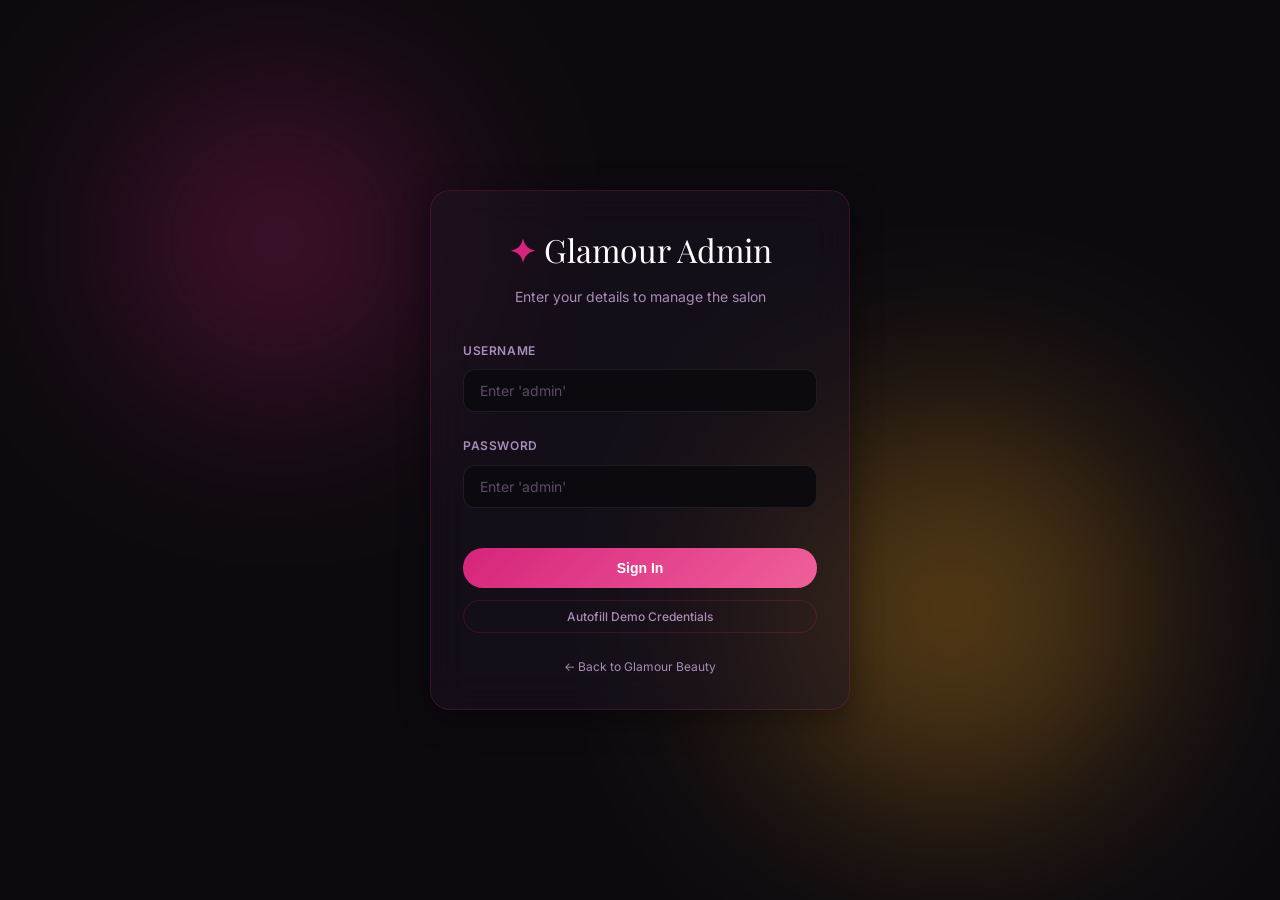
<file: admin.html>
<!DOCTYPE html>
<html lang="en">
<head>
  <meta charset="UTF-8">
  <meta name="viewport" content="width=device-width, initial-scale=1.0">
  <title>Glamour Beauty Admin | Dashboard</title>
  <script>
    if (localStorage.getItem('gb_admin_logged_in') !== 'true') {
      window.location.replace('login.html');
    }
    const savedTheme = localStorage.getItem('gb-admin-theme') || 'dark';
    document.documentElement.setAttribute('data-theme', savedTheme);
  </script>
  <meta name="description" content="Admin Dashboard Application for Glamour Beauty Parlour.">
  
  <!-- Fonts -->
  <link rel="preconnect" href="https://fonts.googleapis.com" />
  <link rel="preconnect" href="https://fonts.gstatic.com" crossorigin />
  <link href="https://fonts.googleapis.com/css2?family=Playfair+Display:wght@400;600;700&family=Inter:wght@300;400;500;600&display=swap" rel="stylesheet" />

  <!-- Shared Variables & Core Styles -->
  <link rel="stylesheet" href="style.css" />
  <!-- Application Specific Styles -->
  <link rel="stylesheet" href="admin.css" />
</head>
<body class="app-body">

  <!-- =============================================
       APPLICATION LAYOUT (SHELL)
       ============================================= -->
  <div class="app-container">

    <!-- 1. SIDEBAR NAVIGATION -->
    <aside class="sidebar" id="sidebar">
      <div class="sidebar-header">
        <a href="index.html" class="logo" aria-label="Return to Main Site">
          <span class="logo-icon">✦</span>
          <span class="logo-text">GB Admin</span>
        </a>
        <button class="sidebar-toggle" id="sidebar-close" aria-label="Close sidebar">✕</button>
      </div>

      <nav class="sidebar-nav">
        <ul role="list">
          <li>
            <a href="#dashboard" class="nav-item active" data-view="dashboard">
              <span class="nav-icon" aria-hidden="true">📊</span>
              Dashboard
            </a>
          </li>
          <li>
            <a href="#bookings" class="nav-item" data-view="bookings">
              <span class="nav-icon" aria-hidden="true">📅</span>
              Bookings
              <span class="nav-badge">3</span>
            </a>
          </li>
          <li>
            <a href="#clients" class="nav-item" data-view="clients">
              <span class="nav-icon" aria-hidden="true">👥</span>
              Clients
            </a>
          </li>
          <li>
            <a href="#operations" class="nav-item" data-view="operations">
              <span class="nav-icon" aria-hidden="true">📋</span>
              Operations
            </a>
          </li>
        </ul>
      </nav>

      <div class="sidebar-footer">
        <div class="user-profile">
          <div class="avatar" aria-hidden="true">A</div>
          <div class="user-info">
            <strong>Admin User</strong>
            <span>Manager</span>
          </div>
        </div>
        <button id="btn-logout" class="btn btn-outline" style="width: 100%; margin-top: var(--sp-4); font-size: var(--fs-xs); padding: var(--sp-2) var(--sp-4); justify-content: center;">Logout</button>
      </div>
    </aside>

    <!-- 2. MAIN CONTENT AREA -->
    <main class="main-content">

      <!-- TOP HEADER -->
      <header class="app-header">
        <div class="header-left">
          <button class="sidebar-toggle" id="sidebar-open" aria-label="Open sidebar">☰</button>
          <h1 class="page-title" id="page-title">Dashboard</h1>
        </div>
        
        <div class="header-right">
          <div class="search-bar">
            <span class="search-icon">🔍</span>
            <input type="text" placeholder="Global search..." aria-label="Search" />
          </div>
          
          <!-- Theme Toggle -->
          <button class="icon-btn theme-toggle" id="theme-toggle" aria-label="Toggle dark/light mode">
            <span class="toggle-icon-dark">🌙</span>
            <span class="toggle-icon-light hidden">☀️</span>
          </button>
          
          <!-- Notifications -->
          <div class="notif-wrapper" id="notif-wrapper">
            <button class="icon-btn" id="btn-notif" aria-label="Notifications" aria-expanded="false">
              🔔<span class="indicator" id="notif-indicator"></span>
            </button>
            <!-- Dropdown Panel -->
            <div class="notif-panel hidden" id="notif-panel" role="dialog" aria-label="Notifications">
              <div class="notif-header">
                <span class="notif-title">Notifications</span>
                <button class="notif-clear-all" id="notif-clear-all">Mark all read</button>
              </div>
              <ul class="notif-list" id="notif-list" role="list"></ul>
              <div class="notif-empty hidden" id="notif-empty">
                <span style="font-size:2rem;">🎉</span>
                <p>You're all caught up!</p>
              </div>
            </div>
          </div>
        </div>
      </header>

      <!-- VIEW CONTAINER -->
      <div class="view-container">

        <!-- =============================================
             VIEW: DASHBOARD
             ============================================= -->
        <section class="app-view active-view" id="view-dashboard">
          
          <!-- Metrics Row -->
          <div class="metrics-grid">
            <div class="metric-card">
              <div class="metric-header">
                <span class="metric-title">Total Revenue</span>
                <span class="metric-icon">💰</span>
              </div>
              <div class="metric-value">Rs 145,000</div>
              <div class="metric-trend positive">↑ 12% from last month</div>
            </div>
            <div class="metric-card">
              <div class="metric-header">
                <span class="metric-title">Upcoming Bookings</span>
                <span class="metric-icon">📅</span>
              </div>
              <div class="metric-value">24</div>
              <div class="metric-trend positive">↑ 4 new today</div>
            </div>
            <div class="metric-card">
              <div class="metric-header">
                <span class="metric-title">New Clients</span>
                <span class="metric-icon">👥</span>
              </div>
              <div class="metric-value">12</div>
              <div class="metric-trend negative">↓ 2% from last week</div>
            </div>
          </div>

          <!-- Charts & Activity Row -->
          <div class="dashboard-split">
            <!-- Chart Panel -->
            <div class="panel">
              <div class="panel-header" style="display: flex; justify-content: space-between; align-items: center; margin-bottom: var(--sp-6); flex-wrap: wrap; gap: var(--sp-2);">
                <h2 class="panel-title" style="margin: 0;">Weekly Bookings Trend</h2>
                <div class="chart-legend" style="display: flex; gap: var(--sp-4); font-size: var(--fs-xs); font-weight: 500;">
                  <div class="legend-item" style="display: flex; align-items: center; gap: 8px; color: var(--clr-text-muted);">
                    <span class="legend-color" style="width: 8px; height: 16px; border-radius: 2px; background: linear-gradient(to top, var(--clr-primary), var(--clr-primary-light)); display: inline-block;"></span>
                    Weekday
                  </div>
                  <div class="legend-item" style="display: flex; align-items: center; gap: 8px; color: var(--clr-text-muted);">
                    <span class="legend-color" style="width: 8px; height: 16px; border-radius: 2px; background: var(--clr-accent); display: inline-block;"></span>
                    Saturday (Peak)
                  </div>
                </div>
              </div>
              <div class="chart-container">
                <!-- CSS Based Bar Chart for demonstration -->
                <div class="css-chart" aria-label="Bar chart showing weekly bookings">
                  <div class="bar-col">
                    <div class="bar" style="height: 60%;" title="Mon: 12"></div>
                    <span class="bar-label">Mon</span>
                  </div>
                  <div class="bar-col">
                    <div class="bar" style="height: 40%;" title="Tue: 8"></div>
                    <span class="bar-label">Tue</span>
                  </div>
                  <div class="bar-col">
                    <div class="bar" style="height: 80%;" title="Wed: 16"></div>
                    <span class="bar-label">Wed</span>
                  </div>
                  <div class="bar-col">
                    <div class="bar" style="height: 95%;" title="Thu: 19"></div>
                    <span class="bar-label">Thu</span>
                  </div>
                  <div class="bar-col">
                    <div class="bar" style="height: 100%;" title="Fri: 20"></div>
                    <span class="bar-label">Fri</span>
                  </div>
                  <div class="bar-col">
                    <div class="bar" style="height: 120%; background:var(--clr-accent);" title="Sat: 24 (Peak)"></div>
                    <span class="bar-label">Sat</span>
                  </div>
                  <div class="bar-col">
                    <div class="bar" style="height: 0%;" title="Sun: Closed"></div>
                    <span class="bar-label">Sun</span>
                  </div>
                </div>
              </div>
            </div>

            <!-- Activity Panel -->
            <div class="panel">
              <h2 class="panel-title">Recent Activity</h2>
              <ul class="activity-list" role="list">
                <li class="activity-item">
                  <div class="activity-dot success"></div>
                  <div class="activity-text">
                    <strong>Priya Kumari</strong> booked Bridal Makeup
                    <span class="activity-time">10 mins ago</span>
                  </div>
                </li>
                <li class="activity-item">
                  <div class="activity-dot warning"></div>
                  <div class="activity-text">
                    <strong>Nadia Perera</strong> rescheduled Facial to Friday
                    <span class="activity-time">2 hours ago</span>
                  </div>
                </li>
                <li class="activity-item">
                  <div class="activity-dot info"></div>
                  <div class="activity-text">
                    New review received from <strong>Chamari</strong>
                    <span class="activity-time">4 hours ago</span>
                  </div>
                </li>
                <li class="activity-item">
                  <div class="activity-dot"></div>
                  <div class="activity-text">
                    System backup completed automatically
                    <span class="activity-time">1 day ago</span>
                  </div>
                </li>
              </ul>
            </div>
          </div>
        </section>

        <!-- =============================================
             VIEW: BOOKINGS (DATA TABLE)
             ============================================= -->
        <section class="app-view" id="view-bookings">
          
          <div class="table-toolbar">
            <div class="toolbar-left">
              <div class="search-bar">
                <span class="search-icon">🔍</span>
                <input type="text" id="table-search" placeholder="Search by name or ID..." aria-controls="bookings-tbody" />
              </div>
              <select id="table-filter" class="filter-select" aria-label="Filter by status">
                <option value="all">All Statuses</option>
                <option value="upcoming">Upcoming</option>
                <option value="inservice">In Service</option>
                <option value="completed">Completed</option>
              </select>
            </div>
            <div class="toolbar-right">
              <button class="btn btn-primary" id="btn-add-booking">
                + Add Booking
              </button>
            </div>
          </div>

          <div class="table-container" role="region" aria-label="Bookings Data Table" tabindex="0">
            <table class="data-table">
              <thead>
                <tr>
                  <th>ID</th>
                  <th>Client Name</th>
                  <th>Service</th>
                  <th>Date &amp; Time</th>
                  <th>Status</th>
                  <th class="text-right">Actions</th>
                </tr>
              </thead>
              <tbody id="bookings-tbody">
                <!-- JS Will Render Rows Here -->
              </tbody>
            </table>
            
            <!-- Empty state fallback -->
            <div class="empty-state hidden" id="table-empty">
              <div class="empty-icon">📭</div>
              <h3>No bookings found</h3>
              <p>Try adjusting your search or filters.</p>
            </div>
          </div>

          <div class="table-pagination">
            <span class="pagination-info" id="pagination-info">Showing 1 to 5 of 5 entries</span>
            <div class="pagination-controls">
              <button class="btn-page" disabled>&laquo; Prev</button>
              <button class="btn-page active">1</button>
              <button class="btn-page" disabled>Next &raquo;</button>
            </div>
          </div>
        </section>

        <!-- =============================================
             VIEW: CLIENTS (CRUD MODULE)
             ============================================= -->
        <section class="app-view" id="view-clients">
          <div class="table-toolbar">
            <div class="toolbar-left">
              <div class="search-bar">
                <span class="search-icon">🔍</span>
                <input type="text" id="client-search" placeholder="Search clients..." />
              </div>
            </div>
            <div class="toolbar-right">
              <button class="btn btn-primary" id="btn-add-client">
                + Add Client
              </button>
            </div>
          </div>

          <div class="table-container">
            <!-- Loading State -->
            <div class="loader-container hidden" id="clients-loader">
              <div class="spinner"></div>
              <p>Fetching clients...</p>
            </div>
            
            <table class="data-table" id="clients-table">
              <thead>
                <tr>
                  <th>Name</th>
                  <th>Email</th>
                  <th>Phone</th>
                  <th>Total Visits</th>
                  <th class="text-right">Actions</th>
                </tr>
              </thead>
              <tbody id="clients-tbody">
                <!-- JS Will Render Rows Here -->
              </tbody>
            </table>
          </div>
        </section>

        <!-- =============================================
             VIEW: OPERATIONS (KANBAN BOARD)
             ============================================= -->
        <section class="app-view" id="view-operations">
          <div class="kanban-board">
            
            <!-- Column 1: Upcoming -->
            <div class="kanban-column" data-status="upcoming">
              <div class="kanban-header">
                <h3>Upcoming</h3>
                <span class="badge pending">3</span>
              </div>
              <div class="kanban-body dropzone" id="kb-upcoming">
                <!-- Draggable Cards via JS -->
              </div>
            </div>

            <!-- Column 2: In Service -->
            <div class="kanban-column" data-status="inservice">
              <div class="kanban-header">
                <h3>In Service</h3>
                <span class="badge confirmed">1</span>
              </div>
              <div class="kanban-body dropzone" id="kb-inservice">
                <!-- Draggable Cards via JS -->
              </div>
            </div>

            <!-- Column 3: Completed -->
            <div class="kanban-column" data-status="completed">
              <div class="kanban-header">
                <h3>Completed</h3>
                <span class="badge completed">2</span>
              </div>
              <div class="kanban-body dropzone" id="kb-completed">
                <!-- Draggable Cards via JS -->
              </div>
            </div>

          </div>
        </section>

      </div><!-- /.view-container -->
    </main>

  </div><!-- /.app-container -->

  <!-- =============================================
       MODAL SYSTEM
       ============================================= -->
       
  <!-- Backdrop -->
  <div class="modal-backdrop hidden" id="modal-backdrop"></div>

  <!-- Add New Booking Modal -->
  <div class="modal hidden" id="modal-add" role="dialog" aria-labelledby="modal-add-title" aria-modal="true">
    <div class="modal-header">
      <h2 class="modal-title" id="modal-add-title">Add New Booking</h2>
      <button class="modal-close" aria-label="Close modal">✕</button>
    </div>
    <div class="modal-body">
      <form id="form-add-booking" class="app-form">
        <div class="form-row">
          <div class="form-group">
            <label for="mod-name">Client Name</label>
            <input type="text" id="mod-name" required />
          </div>
          <div class="form-group">
            <label for="mod-phone">Phone Number</label>
            <input type="tel" id="mod-phone" required />
          </div>
        </div>
        <div class="form-group">
          <label for="mod-service">Service Required</label>
          <select id="mod-service" required>
            <option value="">Select a service...</option>
            <option value="Hair Styling">Hair Styling</option>
            <option value="Bridal Makeup">Bridal Makeup</option>
            <option value="Nail Art">Nail Art</option>
            <option value="Facial">Facial</option>
          </select>
        </div>
        <div class="form-row">
          <div class="form-group">
            <label for="mod-date">Date</label>
            <input type="date" id="mod-date" required />
          </div>
          <div class="form-group">
            <label for="mod-time">Time</label>
            <input type="time" id="mod-time" required />
          </div>
        </div>
      </form>
    </div>
    <div class="modal-footer">
      <button class="btn btn-outline modal-close-btn" type="button">Cancel</button>
      <button class="btn btn-primary" type="submit" form="form-add-booking" id="btn-save-booking">Save Booking</button>
    </div>
  </div>

  <!-- Client Modal (Add/Edit) -->
  <div class="modal hidden" id="modal-client" role="dialog" aria-labelledby="modal-client-title" aria-modal="true">
    <div class="modal-header">
      <h2 class="modal-title" id="modal-client-title">Client Details</h2>
      <button class="modal-close" aria-label="Close modal">✕</button>
    </div>
    <div class="modal-body">
      <form id="form-client" class="app-form">
        <input type="hidden" id="client-id" />
        <div class="form-group">
          <label for="client-name">Full Name</label>
          <input type="text" id="client-name" required />
        </div>
        <div class="form-group">
          <label for="client-email">Email Address</label>
          <input type="email" id="client-email" required />
        </div>
        <div class="form-group">
          <label for="client-phone">Phone Number</label>
          <input type="tel" id="client-phone" required />
        </div>
      </form>
    </div>
    <div class="modal-footer">
      <button class="btn btn-outline modal-close-btn" type="button">Cancel</button>
      <button class="btn btn-primary" type="submit" form="form-client" id="btn-save-client">Save Client</button>
    </div>
  </div>

  <!-- VIEW BOOKING MODAL -->
  <div class="modal hidden" id="modal-view-booking" role="dialog" aria-labelledby="modal-view-title" aria-modal="true">
    <div class="modal-header">
      <h2 class="modal-title" id="modal-view-title">Booking Details</h2>
      <button class="modal-close" aria-label="Close modal">✕</button>
    </div>
    <div class="modal-body">
      <div class="booking-detail-grid">
        <div class="detail-row">
          <span class="detail-label">Booking ID</span>
          <span class="detail-value" id="view-id"></span>
        </div>
        <div class="detail-row">
          <span class="detail-label">Client Name</span>
          <span class="detail-value" id="view-name"></span>
        </div>
        <div class="detail-row">
          <span class="detail-label">Service</span>
          <span class="detail-value" id="view-service"></span>
        </div>
        <div class="detail-row">
          <span class="detail-label">Date &amp; Time</span>
          <span class="detail-value" id="view-datetime"></span>
        </div>
        <div class="detail-row">
          <span class="detail-label">Status</span>
          <span class="detail-value" id="view-status"></span>
        </div>
      </div>
    </div>
    <div class="modal-footer">
      <button class="btn btn-outline modal-close-btn" type="button">Close</button>
      <button class="btn btn-warning" id="btn-view-edit">✏️ Edit</button>
    </div>
  </div>

  <!-- EDIT BOOKING MODAL -->
  <div class="modal hidden" id="modal-edit-booking" role="dialog" aria-labelledby="modal-edit-title" aria-modal="true">
    <div class="modal-header">
      <h2 class="modal-title" id="modal-edit-title">Edit Booking</h2>
      <button class="modal-close" aria-label="Close modal">✕</button>
    </div>
    <div class="modal-body">
      <form id="form-edit-booking" class="app-form">
        <input type="hidden" id="edit-booking-id" />
        <div class="form-row">
          <div class="form-group">
            <label for="edit-name">Client Name</label>
            <input type="text" id="edit-name" required />
          </div>
          <div class="form-group">
            <label for="edit-phone">Phone Number</label>
            <input type="tel" id="edit-phone" />
          </div>
        </div>
        <div class="form-group">
          <label for="edit-service">Service</label>
          <select id="edit-service" required>
            <option value="Hair Styling">Hair Styling</option>
            <option value="Bridal Makeup">Bridal Makeup</option>
            <option value="Nail Art">Nail Art</option>
            <option value="Facial">Facial</option>
            <option value="Herbal Treatment">Herbal Treatment</option>
          </select>
        </div>
        <div class="form-group">
          <label for="edit-status">Status</label>
          <select id="edit-status" required>
            <option value="upcoming">Upcoming</option>
            <option value="inservice">In Service</option>
            <option value="completed">Completed</option>
          </select>
        </div>
        <div class="form-row">
          <div class="form-group">
            <label for="edit-date">Date</label>
            <input type="date" id="edit-date" />
          </div>
          <div class="form-group">
            <label for="edit-time">Time</label>
            <input type="time" id="edit-time" />
          </div>
        </div>
      </form>
    </div>
    <div class="modal-footer">
      <button class="btn btn-danger" id="btn-delete-booking" type="button">🗑️ Delete</button>
      <div style="flex:1"></div>
      <button class="btn btn-outline modal-close-btn" type="button">Cancel</button>
      <button class="btn btn-primary" type="submit" form="form-edit-booking" id="btn-save-edit-booking">Save Changes</button>
    </div>
  </div>

  <!-- Global Toast Container -->
  <div class="toast-container" id="toast-container"></div>

  <!-- Application Logic -->
  <script src="admin.js"></script>
</body>
</html>
</file>
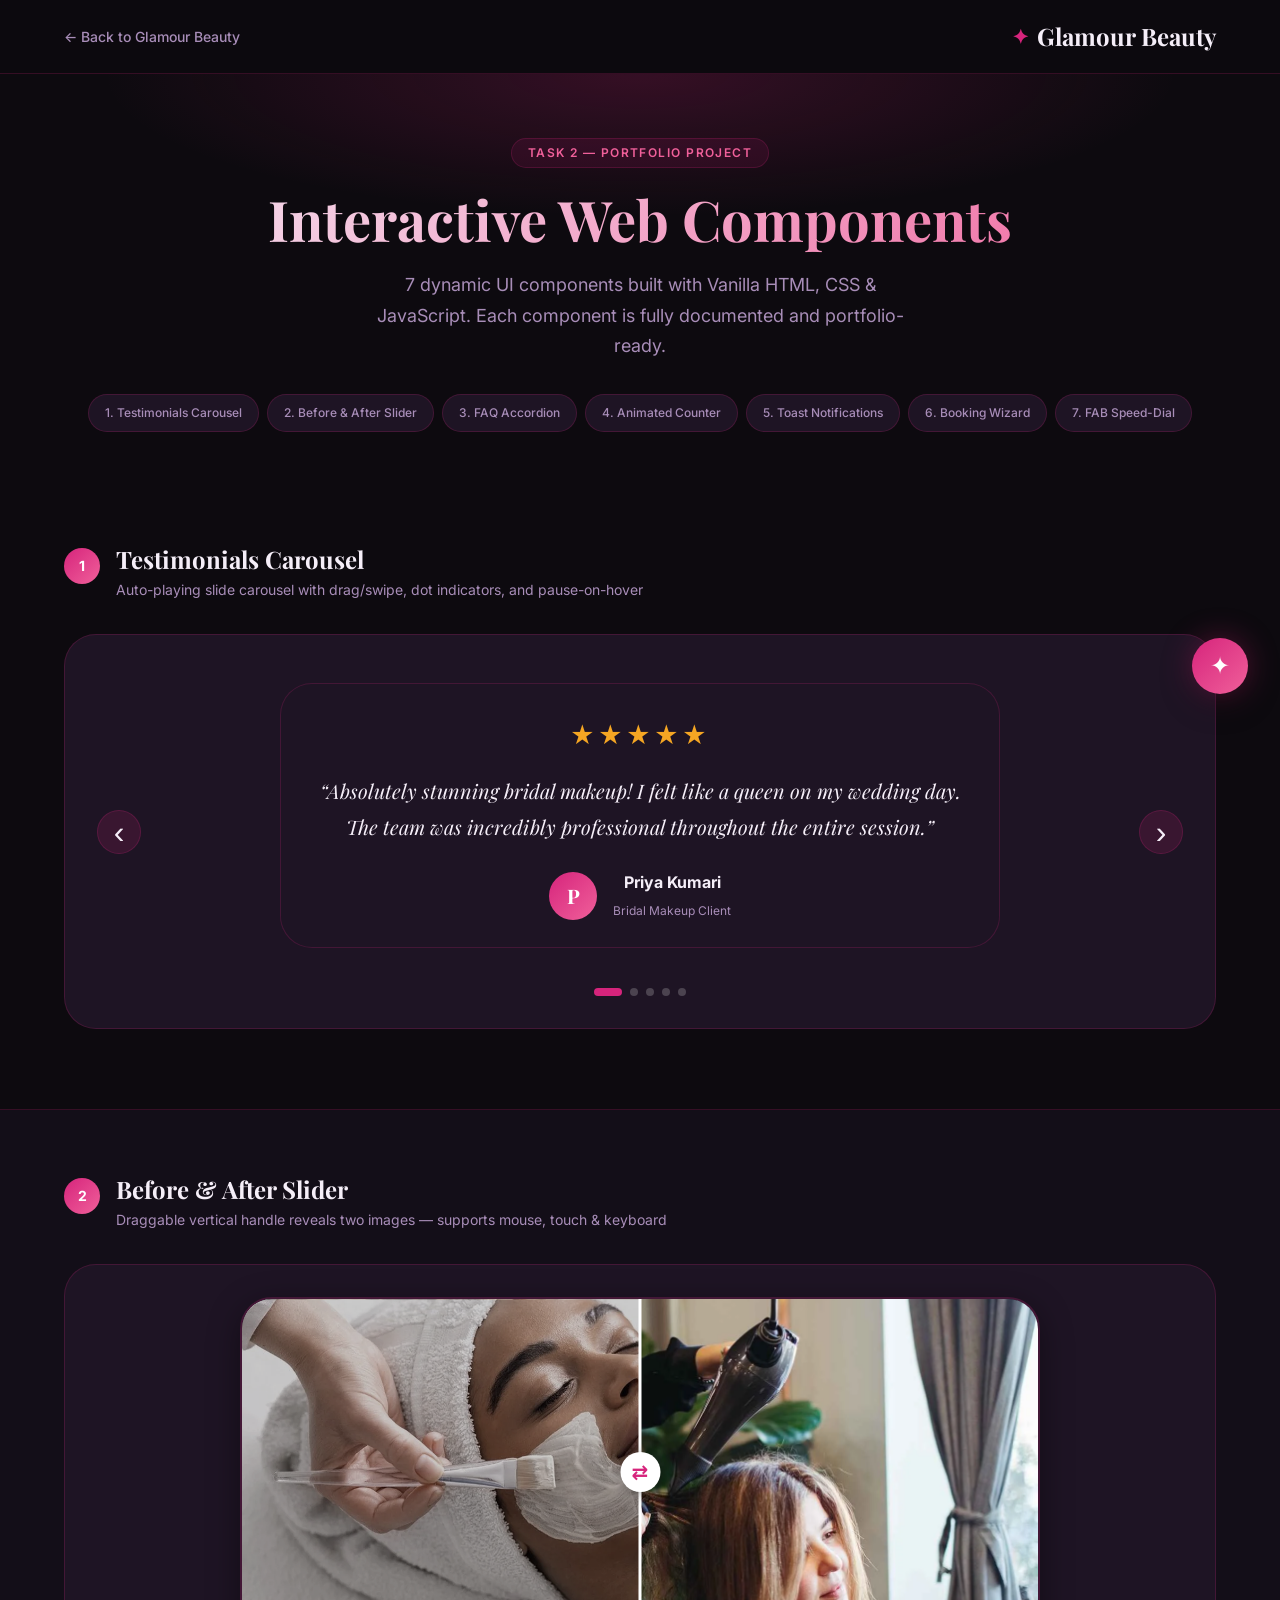
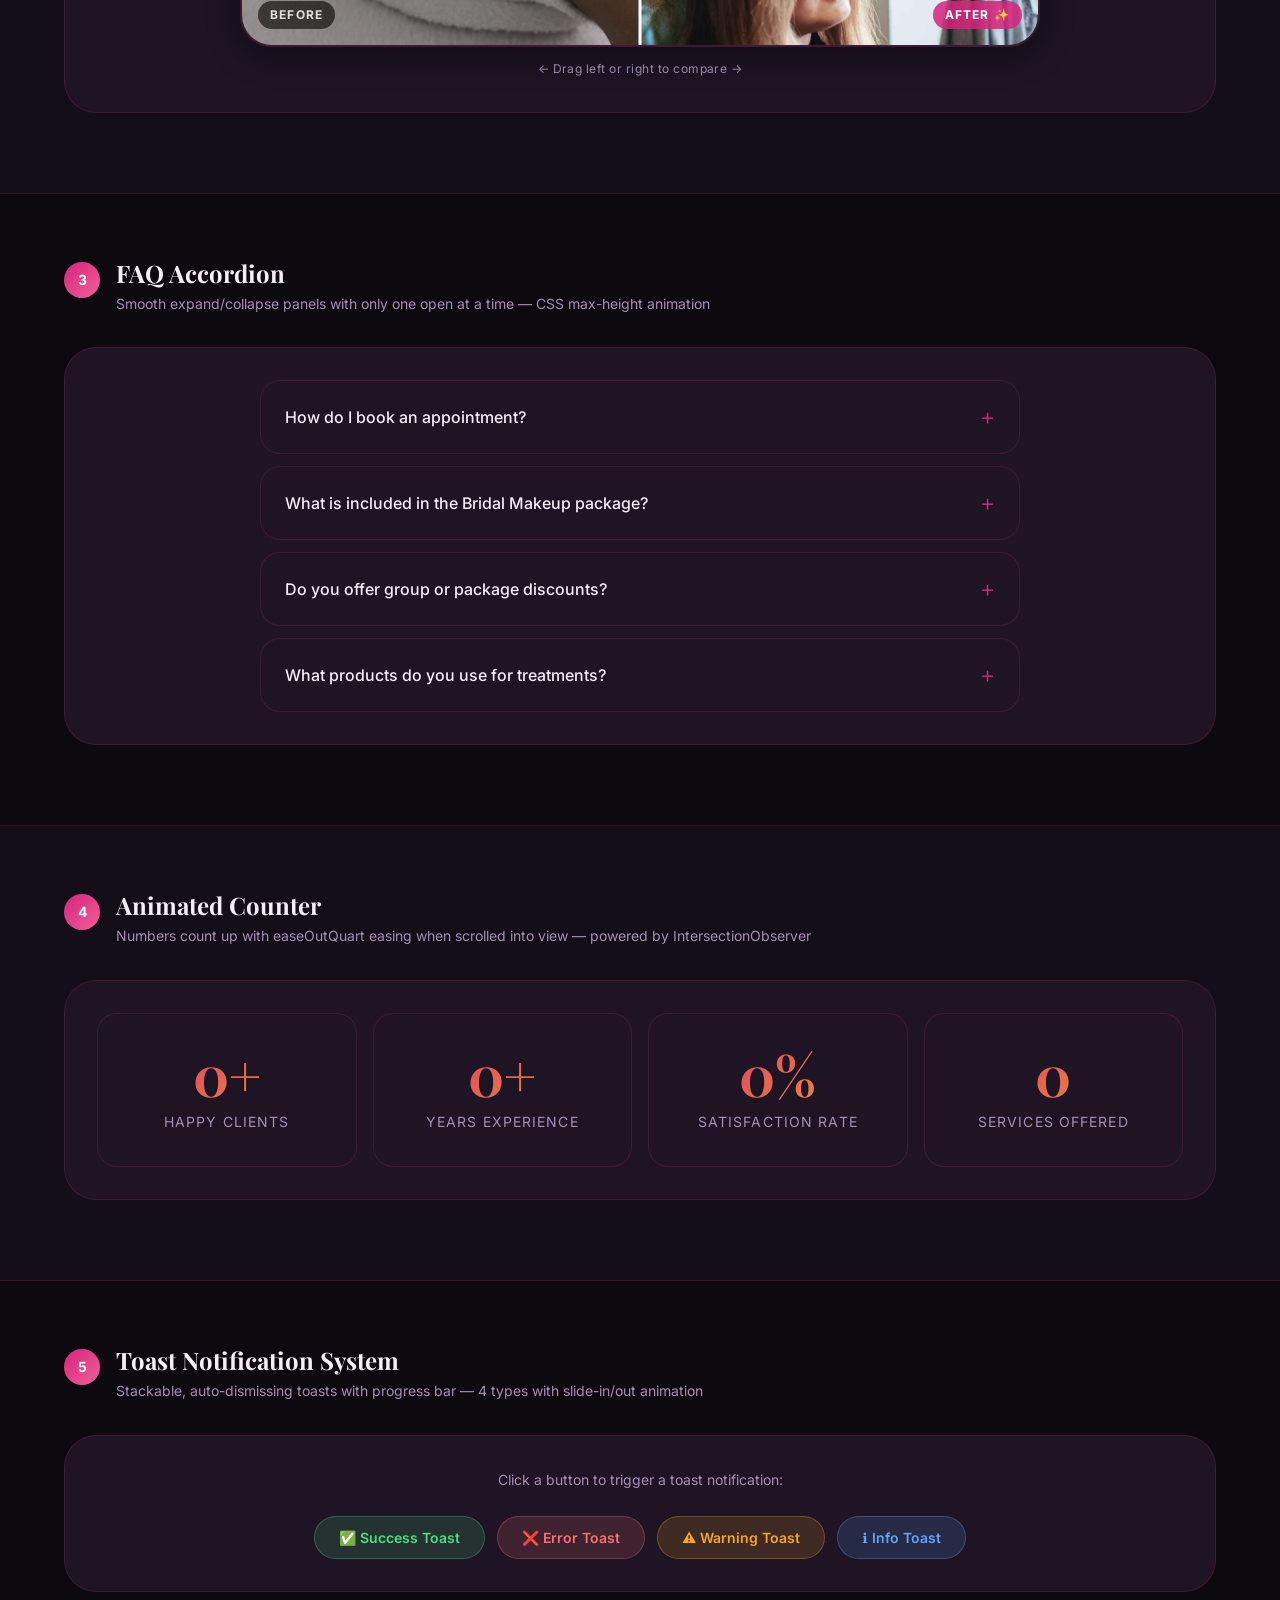
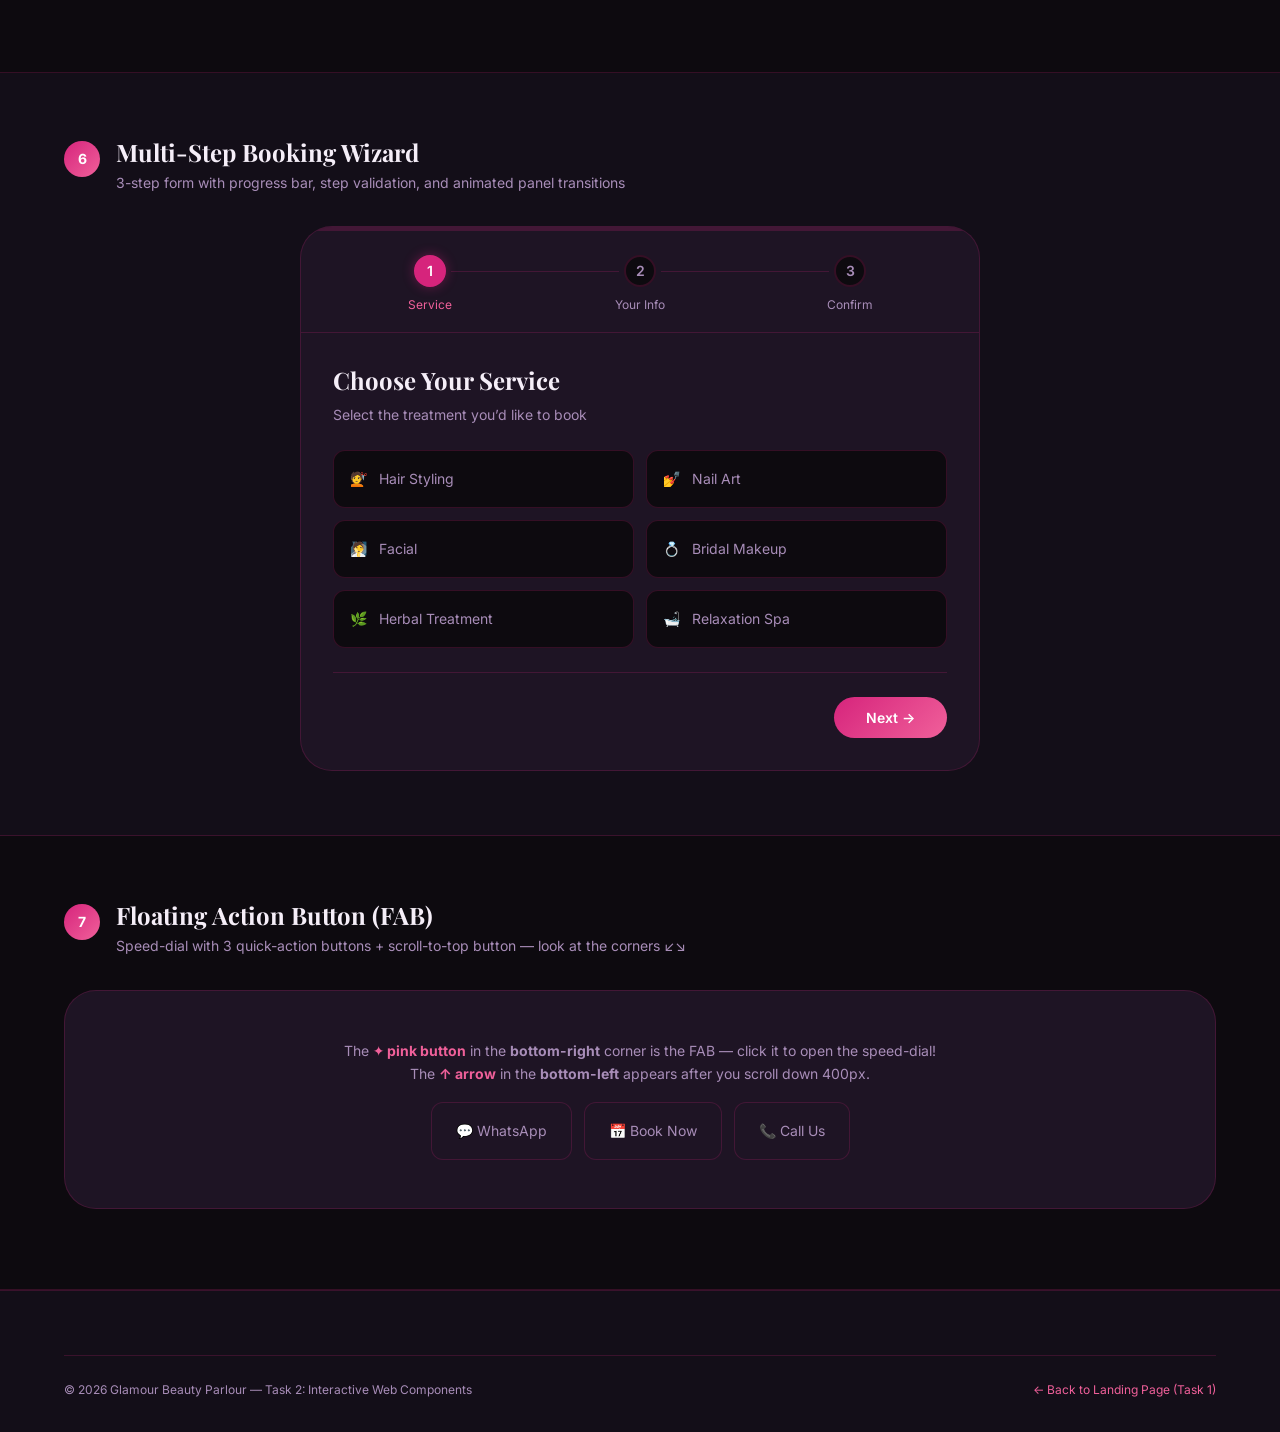
<file: components.html>
<!DOCTYPE html>
<html lang="en">

<head>
  <!-- =============================================
       META & SEO
       ============================================= -->
  <meta charset="UTF-8" />
  <meta name="viewport" content="width=device-width, initial-scale=1.0" />
  <meta name="description"
    content="Interactive Web Components Showcase — Task 2 portfolio project demonstrating 7 dynamic UI components built with Vanilla JS." />
  <meta name="author" content="Glamour Beauty Parlour" />

  <title>Interactive Components — Task 2 | Glamour Beauty</title>

  <!-- Same Google Fonts as index.html -->
  <link rel="preconnect" href="https://fonts.googleapis.com" />
  <link rel="preconnect" href="https://fonts.gstatic.com" crossorigin />
  <link
    href="https://fonts.googleapis.com/css2?family=Playfair+Display:wght@400;600;700&family=Inter:wght@300;400;500;600&display=swap"
    rel="stylesheet" />

  <!-- Shared stylesheet (contains full design system + component styles) -->
  <link rel="stylesheet" href="style.css" />

  <!-- Page-specific overrides for the showcase layout -->
  <style>
    /* ---- Showcase page layout ---- */

    /* Compact header for sub-page */
    .comp-header {
      background: rgba(13,10,15,0.95);
      border-bottom: 1px solid var(--clr-border);
      padding: var(--sp-4) 0;
      position: sticky;
      top: 0;
      z-index: 100;
      backdrop-filter: blur(20px);
    }

    .comp-header-inner {
      display: flex;
      align-items: center;
      justify-content: space-between;
      flex-wrap: wrap;
      gap: var(--sp-4);
    }

    .comp-back-link {
      display: inline-flex;
      align-items: center;
      gap: var(--sp-2);
      font-size: var(--fs-sm);
      font-weight: 500;
      color: var(--clr-text-muted);
      transition: color var(--transition-fast);
    }

    .comp-back-link:hover { color: var(--clr-primary-light); }

    /* Page hero banner */
    .comp-hero {
      text-align: center;
      padding: var(--sp-16) var(--sp-6) var(--sp-12);
      background:
        radial-gradient(ellipse 60% 50% at 50% 0%, rgba(214,36,124,0.2), transparent 70%),
        var(--clr-bg);
    }

    .comp-hero-badge {
      display: inline-block;
      font-size: var(--fs-xs);
      font-weight: 600;
      letter-spacing: 0.12em;
      text-transform: uppercase;
      color: var(--clr-primary-light);
      background: rgba(214,36,124,0.1);
      border: 1px solid var(--clr-border);
      padding: var(--sp-1) var(--sp-4);
      border-radius: var(--radius-full);
      margin-bottom: var(--sp-4);
    }

    .comp-hero h1 {
      font-size: clamp(var(--fs-2xl), 5vw, var(--fs-4xl));
      background: linear-gradient(135deg, var(--clr-text), var(--clr-primary-light));
      -webkit-background-clip: text;
      -webkit-text-fill-color: transparent;
      background-clip: text;
      margin-bottom: var(--sp-4);
    }

    .comp-hero p {
      font-size: var(--fs-md);
      color: var(--clr-text-muted);
      max-width: 560px;
      margin-inline: auto;
    }

    /* Component index nav pills */
    .comp-nav {
      display: flex;
      justify-content: center;
      flex-wrap: wrap;
      gap: var(--sp-2);
      margin-top: var(--sp-8);
    }

    .comp-nav a {
      font-size: var(--fs-xs);
      font-weight: 500;
      color: var(--clr-text-muted);
      background: var(--clr-surface);
      border: 1px solid var(--clr-border);
      padding: var(--sp-2) var(--sp-4);
      border-radius: var(--radius-full);
      transition: color var(--transition-fast), border-color var(--transition-fast), background var(--transition-fast);
    }

    .comp-nav a:hover {
      color: var(--clr-text);
      border-color: var(--clr-primary);
      background: rgba(214,36,124,0.08);
    }

    /* Each component demo block */
    .comp-block {
      padding: var(--sp-16) 0;
      border-bottom: 1px solid var(--clr-border);
    }

    .comp-block:nth-child(even) { background: var(--clr-bg-2); }
    .comp-block:nth-child(odd)  { background: var(--clr-bg); }

    /* Component title row */
    .comp-title-row {
      display: flex;
      align-items: flex-start;
      gap: var(--sp-4);
      margin-bottom: var(--sp-8);
    }

    .comp-number {
      width: 36px;
      height: 36px;
      border-radius: 50%;
      background: linear-gradient(135deg, var(--clr-primary), var(--clr-primary-light));
      display: flex;
      align-items: center;
      justify-content: center;
      font-size: var(--fs-sm);
      font-weight: 700;
      color: var(--clr-white);
      flex-shrink: 0;
      margin-top: 4px;
    }

    .comp-title-text h2 {
      font-size: var(--fs-xl);
      color: var(--clr-text);
      margin-bottom: var(--sp-1);
    }

    .comp-title-text p {
      font-size: var(--fs-sm);
      color: var(--clr-text-muted);
    }

    /* Demo container box */
    .comp-demo {
      background: var(--clr-surface);
      border: 1px solid var(--clr-border);
      border-radius: var(--radius-xl);
      padding: var(--sp-8);
      margin-bottom: var(--sp-4);
    }

    /* Toast trigger buttons row */
    .toast-triggers {
      display: flex;
      flex-wrap: wrap;
      gap: var(--sp-3);
      justify-content: center;
    }

    .toast-btn {
      font-family: var(--font-body);
      font-size: var(--fs-sm);
      font-weight: 600;
      padding: var(--sp-3) var(--sp-6);
      border-radius: var(--radius-full);
      border: none;
      cursor: pointer;
      transition: transform var(--transition-fast), box-shadow var(--transition-fast);
    }

    .toast-btn:hover { transform: translateY(-2px); }

    .toast-btn-success { background: rgba(74,222,128,0.15); color: #4ade80; border: 1px solid rgba(74,222,128,0.3); }
    .toast-btn-error   { background: rgba(248,113,113,0.15); color: #f87171; border: 1px solid rgba(248,113,113,0.3); }
    .toast-btn-warning { background: rgba(245,166,35,0.15);  color: var(--clr-accent); border: 1px solid rgba(245,166,35,0.3); }
    .toast-btn-info    { background: rgba(96,165,250,0.15);  color: #60a5fa; border: 1px solid rgba(96,165,250,0.3); }

    /* Counter section inside components.html */
    .comp-counters {
      display: grid;
      grid-template-columns: repeat(4, 1fr);
      gap: var(--sp-4);
    }

    @media (max-width: 768px) {
      .comp-counters { grid-template-columns: repeat(2, 1fr); }
      .toast-triggers { flex-direction: column; align-items: center; }
      .comp-title-row { flex-direction: column; }
    }
  </style>
</head>

<body>

  <!-- =============================================
       COMPACT HEADER
       ============================================= -->
  <header class="comp-header">
    <div class="container comp-header-inner">
      <!-- Back to main site -->
      <a href="index.html" class="comp-back-link" id="back-to-home">
        ← Back to Glamour Beauty
      </a>
      <!-- Logo -->
      <a href="index.html" class="logo" aria-label="Glamour Beauty Home">
        <span class="logo-icon">✦</span>
        <span class="logo-text">Glamour Beauty</span>
      </a>
    </div>
  </header>

  <!-- =============================================
       PAGE HERO BANNER
       ============================================= -->
  <div class="comp-hero">
    <div class="comp-hero-badge">Task 2 — Portfolio Project</div>
    <h1>Interactive Web Components</h1>
    <p>
      7 dynamic UI components built with Vanilla HTML, CSS &amp; JavaScript.
      Each component is fully documented and portfolio-ready.
    </p>

    <!-- Quick-jump nav pills -->
    <nav class="comp-nav" aria-label="Jump to component">
      <a href="#c1" id="jump-c1">1. Testimonials Carousel</a>
      <a href="#c2" id="jump-c2">2. Before &amp; After Slider</a>
      <a href="#c3" id="jump-c3">3. FAQ Accordion</a>
      <a href="#c4" id="jump-c4">4. Animated Counter</a>
      <a href="#c5" id="jump-c5">5. Toast Notifications</a>
      <a href="#c6" id="jump-c6">6. Booking Wizard</a>
      <a href="#c7" id="jump-c7">7. FAB Speed-Dial</a>
    </nav>
  </div>

  <!-- =============================================
       COMPONENT 1: TESTIMONIALS CAROUSEL
       ============================================= -->
  <section id="c1" class="comp-block" aria-labelledby="c1-heading">
    <div class="container">
      <div class="comp-title-row">
        <div class="comp-number" aria-hidden="true">1</div>
        <div class="comp-title-text">
          <h2 id="c1-heading">Testimonials Carousel</h2>
          <p>Auto-playing slide carousel with drag/swipe, dot indicators, and pause-on-hover</p>
        </div>
      </div>

      <div class="comp-demo">
        <!-- Reusing the same carousel from index.html via shared CSS/JS -->
        <div class="carousel" id="testimonials-carousel" aria-label="Component demo carousel" role="region">
          <button class="carousel-btn carousel-prev" id="carousel-prev" aria-label="Previous slide">&#8249;</button>
          <button class="carousel-btn carousel-next" id="carousel-next" aria-label="Next slide">&#8250;</button>

          <div class="carousel-track" id="carousel-track" aria-live="polite">

            <article class="carousel-slide" role="group" aria-roledescription="slide" aria-label="Slide 1 of 5">
              <div class="testimonial-card">
                <div class="testimonial-stars" aria-label="5 stars">&#9733;&#9733;&#9733;&#9733;&#9733;</div>
                <blockquote class="testimonial-text">
                  &ldquo;Absolutely stunning bridal makeup! I felt like a queen on my wedding day.
                  The team was incredibly professional throughout the entire session.&rdquo;
                </blockquote>
                <div class="testimonial-author">
                  <div class="author-avatar" aria-hidden="true">P</div>
                  <div>
                    <strong>Priya Kumari</strong>
                    <span>Bridal Makeup Client</span>
                  </div>
                </div>
              </div>
            </article>

            <article class="carousel-slide" role="group" aria-roledescription="slide" aria-label="Slide 2 of 5">
              <div class="testimonial-card">
                <div class="testimonial-stars" aria-label="5 stars">&#9733;&#9733;&#9733;&#9733;&#9733;</div>
                <blockquote class="testimonial-text">
                  &ldquo;Best hair cut I&rsquo;ve ever had! They truly listened to what I wanted
                  and the result was beyond my expectations.&rdquo;
                </blockquote>
                <div class="testimonial-author">
                  <div class="author-avatar" aria-hidden="true">S</div>
                  <div>
                    <strong>Sarah Fernando</strong>
                    <span>Hair Styling Client</span>
                  </div>
                </div>
              </div>
            </article>

            <article class="carousel-slide" role="group" aria-roledescription="slide" aria-label="Slide 3 of 5">
              <div class="testimonial-card">
                <div class="testimonial-stars" aria-label="5 stars">&#9733;&#9733;&#9733;&#9733;&#9733;</div>
                <blockquote class="testimonial-text">
                  &ldquo;The facial treatment completely transformed my skin. After years of struggling
                  with dullness, my skin is now glowing and radiant.&rdquo;
                </blockquote>
                <div class="testimonial-author">
                  <div class="author-avatar" aria-hidden="true">N</div>
                  <div>
                    <strong>Nadia Perera</strong>
                    <span>Facial Client</span>
                  </div>
                </div>
              </div>
            </article>

            <article class="carousel-slide" role="group" aria-roledescription="slide" aria-label="Slide 4 of 5">
              <div class="testimonial-card">
                <div class="testimonial-stars" aria-label="5 stars">&#9733;&#9733;&#9733;&#9733;&#9733;</div>
                <blockquote class="testimonial-text">
                  &ldquo;My nail art turned out absolutely gorgeous. Everyone kept asking where I got
                  them done. I&rsquo;ll never go anywhere else!&rdquo;
                </blockquote>
                <div class="testimonial-author">
                  <div class="author-avatar" aria-hidden="true">C</div>
                  <div>
                    <strong>Chamari Wickrama</strong>
                    <span>Nail Art Client</span>
                  </div>
                </div>
              </div>
            </article>

            <article class="carousel-slide" role="group" aria-roledescription="slide" aria-label="Slide 5 of 5">
              <div class="testimonial-card">
                <div class="testimonial-stars" aria-label="5 stars">&#9733;&#9733;&#9733;&#9733;&#9733;</div>
                <blockquote class="testimonial-text">
                  &ldquo;The herbal treatment was incredibly relaxing. The staff is warm,
                  welcoming, and genuinely passionate about what they do.&rdquo;
                </blockquote>
                <div class="testimonial-author">
                  <div class="author-avatar" aria-hidden="true">M</div>
                  <div>
                    <strong>Malini Silva</strong>
                    <span>Herbal Treatment Client</span>
                  </div>
                </div>
              </div>
            </article>

          </div><!-- /.carousel-track -->

          <div class="carousel-dots" id="carousel-dots" role="tablist" aria-label="Slide navigation">
            <button class="dot active" id="dot-0" role="tab" aria-selected="true" aria-label="Slide 1"></button>
            <button class="dot" id="dot-1" role="tab" aria-selected="false" aria-label="Slide 2"></button>
            <button class="dot" id="dot-2" role="tab" aria-selected="false" aria-label="Slide 3"></button>
            <button class="dot" id="dot-3" role="tab" aria-selected="false" aria-label="Slide 4"></button>
            <button class="dot" id="dot-4" role="tab" aria-selected="false" aria-label="Slide 5"></button>
          </div>
        </div><!-- /.carousel -->
      </div>
    </div>
  </section>

  <!-- =============================================
       COMPONENT 2: BEFORE / AFTER SLIDER
       ============================================= -->
  <section id="c2" class="comp-block" aria-labelledby="c2-heading">
    <div class="container">
      <div class="comp-title-row">
        <div class="comp-number" aria-hidden="true">2</div>
        <div class="comp-title-text">
          <h2 id="c2-heading">Before &amp; After Slider</h2>
          <p>Draggable vertical handle reveals two images — supports mouse, touch &amp; keyboard</p>
        </div>
      </div>

      <div class="comp-demo">
        <div class="ba-wrapper">
          <div class="ba-slider" id="ba-slider" role="img" aria-label="Before and after treatment comparison">
            <div class="ba-after">
              <img src="img1.jpg" alt="After — beautiful result" />
              <span class="ba-label ba-label-after">After ✨</span>
            </div>
            <div class="ba-before" id="ba-before">
              <img src="img3.jpg" alt="Before — natural look" />
              <span class="ba-label ba-label-before">Before</span>
            </div>
            <div class="ba-handle" id="ba-handle" role="slider"
              aria-valuenow="50" aria-valuemin="0" aria-valuemax="100"
              aria-label="Drag to compare before and after">
              <div class="ba-handle-icon">&#8644;</div>
            </div>
          </div>
          <p class="ba-hint">&#8592; Drag left or right to compare &#8594;</p>
        </div>
      </div>
    </div>
  </section>

  <!-- =============================================
       COMPONENT 3: FAQ ACCORDION
       ============================================= -->
  <section id="c3" class="comp-block" aria-labelledby="c3-heading">
    <div class="container">
      <div class="comp-title-row">
        <div class="comp-number" aria-hidden="true">3</div>
        <div class="comp-title-text">
          <h2 id="c3-heading">FAQ Accordion</h2>
          <p>Smooth expand/collapse panels with only one open at a time — CSS max-height animation</p>
        </div>
      </div>

      <div class="comp-demo">
        <div class="accordion" id="faq-accordion">

          <div class="accordion-item">
            <button class="accordion-trigger" id="faq-btn-1" aria-expanded="false" aria-controls="faq-panel-1">
              <span>How do I book an appointment?</span>
              <span class="accordion-icon" aria-hidden="true">+</span>
            </button>
            <div class="accordion-panel" id="faq-panel-1" role="region" aria-labelledby="faq-btn-1">
              <div class="accordion-body">
                You can book an appointment by filling in the contact form on the main page, calling us at
                +94 77 123 4567, or messaging us on WhatsApp. We typically confirm bookings within 24 hours.
              </div>
            </div>
          </div>

          <div class="accordion-item">
            <button class="accordion-trigger" id="faq-btn-2" aria-expanded="false" aria-controls="faq-panel-2">
              <span>What is included in the Bridal Makeup package?</span>
              <span class="accordion-icon" aria-hidden="true">+</span>
            </button>
            <div class="accordion-panel" id="faq-panel-2" role="region" aria-labelledby="faq-btn-2">
              <div class="accordion-body">
                Our bridal package includes full bridal makeup (2 hours), a trial makeup session, hair styling,
                nail art, and a pre-wedding facial using premium, long-lasting products.
              </div>
            </div>
          </div>

          <div class="accordion-item">
            <button class="accordion-trigger" id="faq-btn-3" aria-expanded="false" aria-controls="faq-panel-3">
              <span>Do you offer group or package discounts?</span>
              <span class="accordion-icon" aria-hidden="true">+</span>
            </button>
            <div class="accordion-panel" id="faq-panel-3" role="region" aria-labelledby="faq-btn-3">
              <div class="accordion-body">
                Yes! We offer special discounts for groups of 3 or more, and bundled service packages.
                Our &ldquo;Glow Package&rdquo; saves up to 20% compared to individual pricing.
              </div>
            </div>
          </div>

          <div class="accordion-item">
            <button class="accordion-trigger" id="faq-btn-4" aria-expanded="false" aria-controls="faq-panel-4">
              <span>What products do you use for treatments?</span>
              <span class="accordion-icon" aria-hidden="true">+</span>
            </button>
            <div class="accordion-panel" id="faq-panel-4" role="region" aria-labelledby="faq-btn-4">
              <div class="accordion-body">
                We exclusively use dermatologist-approved, cruelty-free products. For herbal treatments,
                we source organic ingredients locally. All facial products are hypoallergenic.
              </div>
            </div>
          </div>

        </div><!-- /.accordion -->
      </div>
    </div>
  </section>

  <!-- =============================================
       COMPONENT 4: ANIMATED COUNTER
       ============================================= -->
  <section id="c4" class="comp-block" aria-labelledby="c4-heading">
    <div class="container">
      <div class="comp-title-row">
        <div class="comp-number" aria-hidden="true">4</div>
        <div class="comp-title-text">
          <h2 id="c4-heading">Animated Counter</h2>
          <p>Numbers count up with easeOutQuart easing when scrolled into view — powered by IntersectionObserver</p>
        </div>
      </div>

      <div class="comp-demo">
        <!-- data-count-to = target number, data-suffix = unit appended after -->
        <div class="comp-counters counter-grid">

          <div class="counter-card">
            <div class="counter-value">
              <span data-count-to="500" data-suffix="+" id="counter-clients">0+</span>
            </div>
            <div class="counter-label">Happy Clients</div>
          </div>

          <div class="counter-card">
            <div class="counter-value">
              <span data-count-to="10" data-suffix="+" id="counter-years">0+</span>
            </div>
            <div class="counter-label">Years Experience</div>
          </div>

          <div class="counter-card">
            <div class="counter-value">
              <span data-count-to="98" data-suffix="%" id="counter-rate">0%</span>
            </div>
            <div class="counter-label">Satisfaction Rate</div>
          </div>

          <div class="counter-card">
            <div class="counter-value">
              <span data-count-to="6" data-suffix="" id="counter-services">0</span>
            </div>
            <div class="counter-label">Services Offered</div>
          </div>

        </div>
      </div>
    </div>
  </section>

  <!-- =============================================
       COMPONENT 5: TOAST NOTIFICATION SYSTEM
       ============================================= -->
  <section id="c5" class="comp-block" aria-labelledby="c5-heading">
    <div class="container">
      <div class="comp-title-row">
        <div class="comp-number" aria-hidden="true">5</div>
        <div class="comp-title-text">
          <h2 id="c5-heading">Toast Notification System</h2>
          <p>Stackable, auto-dismissing toasts with progress bar — 4 types with slide-in/out animation</p>
        </div>
      </div>

      <div class="comp-demo">
        <p style="text-align:center; color:var(--clr-text-muted); font-size:var(--fs-sm); margin-bottom:var(--sp-6);">
          Click a button to trigger a toast notification:
        </p>
        <div class="toast-triggers">
          <!-- Each button calls showToast() defined in script.js -->
          <button class="toast-btn toast-btn-success" id="btn-toast-success"
            onclick="showToast('success','Booking Confirmed!','Your appointment is scheduled for tomorrow at 10 AM.')">
            ✅ Success Toast
          </button>
          <button class="toast-btn toast-btn-error" id="btn-toast-error"
            onclick="showToast('error','Booking Failed','Something went wrong. Please try again.')">
            ❌ Error Toast
          </button>
          <button class="toast-btn toast-btn-warning" id="btn-toast-warning"
            onclick="showToast('warning','Reminder','Your appointment is in 1 hour. Please arrive on time.')">
            ⚠️ Warning Toast
          </button>
          <button class="toast-btn toast-btn-info" id="btn-toast-info"
            onclick="showToast('info','New Offer','Use code GLOW20 for 20% off your next visit!', 6000)">
            ℹ️ Info Toast
          </button>
        </div>
      </div>
    </div>
  </section>

  <!-- =============================================
       COMPONENT 6: MULTI-STEP BOOKING WIZARD
       ============================================= -->
  <section id="c6" class="comp-block" aria-labelledby="c6-heading">
    <div class="container">
      <div class="comp-title-row">
        <div class="comp-number" aria-hidden="true">6</div>
        <div class="comp-title-text">
          <h2 id="c6-heading">Multi-Step Booking Wizard</h2>
          <p>3-step form with progress bar, step validation, and animated panel transitions</p>
        </div>
      </div>

      <!-- Wizard component -->
      <div class="wizard" id="booking-wizard" aria-label="3-step booking form">

        <!-- Top progress bar -->
        <div class="wizard-progress-bar" role="progressbar" aria-valuemin="0" aria-valuemax="100" aria-valuenow="0">
          <div class="wizard-progress-fill" id="wizard-progress" style="width:0%"></div>
        </div>

        <!-- Step indicators -->
        <div class="wizard-steps" aria-label="Booking steps">
          <div class="wizard-step-item active" id="step-1">
            <div class="step-circle">1</div>
            <span class="step-label">Service</span>
          </div>
          <div class="wizard-step-item" id="step-2">
            <div class="step-circle">2</div>
            <span class="step-label">Your Info</span>
          </div>
          <div class="wizard-step-item" id="step-3">
            <div class="step-circle">3</div>
            <span class="step-label">Confirm</span>
          </div>
        </div>

        <!-- Step panels -->
        <div class="wizard-panels">

          <!-- STEP 1: Choose a service -->
          <div class="wizard-panel active" id="wizard-panel-1">
            <h3>Choose Your Service</h3>
            <p class="wizard-sub">Select the treatment you&rsquo;d like to book</p>

            <div class="wizard-service-grid">
              <div>
                <input type="radio" class="wizard-service-option" name="wiz-service" id="ws-hair" value="hair" />
                <label class="wizard-service-label" for="ws-hair">
                  <span aria-hidden="true">💇</span> Hair Styling
                </label>
              </div>
              <div>
                <input type="radio" class="wizard-service-option" name="wiz-service" id="ws-nail" value="nail" />
                <label class="wizard-service-label" for="ws-nail">
                  <span aria-hidden="true">💅</span> Nail Art
                </label>
              </div>
              <div>
                <input type="radio" class="wizard-service-option" name="wiz-service" id="ws-facial" value="facial" />
                <label class="wizard-service-label" for="ws-facial">
                  <span aria-hidden="true">🧖</span> Facial
                </label>
              </div>
              <div>
                <input type="radio" class="wizard-service-option" name="wiz-service" id="ws-bridal" value="bridal" />
                <label class="wizard-service-label" for="ws-bridal">
                  <span aria-hidden="true">💍</span> Bridal Makeup
                </label>
              </div>
              <div>
                <input type="radio" class="wizard-service-option" name="wiz-service" id="ws-herbal" value="herbal" />
                <label class="wizard-service-label" for="ws-herbal">
                  <span aria-hidden="true">🌿</span> Herbal Treatment
                </label>
              </div>
              <div>
                <input type="radio" class="wizard-service-option" name="wiz-service" id="ws-spa" value="spa" />
                <label class="wizard-service-label" for="ws-spa">
                  <span aria-hidden="true">🛁</span> Relaxation Spa
                </label>
              </div>
            </div>

            <div class="wizard-nav">
              <span></span><!-- placeholder for flex spacing -->
              <button class="btn-wizard-next" id="wiz-next-1">Next &rarr;</button>
            </div>
          </div>

          <!-- STEP 2: Your details -->
          <div class="wizard-panel" id="wizard-panel-2">
            <h3>Your Details</h3>
            <p class="wizard-sub">Tell us a little about yourself</p>

            <div class="form-group">
              <label for="wiz-name">Full Name <span class="required">*</span></label>
              <input type="text" id="wiz-name" name="wiz-name" placeholder="Enter your full name"
                autocomplete="name" />
            </div>

            <div class="form-group">
              <label for="wiz-email">Email Address <span class="required">*</span></label>
              <input type="email" id="wiz-email" name="wiz-email" placeholder="your@email.com"
                autocomplete="email" />
            </div>

            <div class="form-group">
              <label for="wiz-date">Preferred Date</label>
              <input type="date" id="wiz-date" name="wiz-date" />
            </div>

            <div class="wizard-nav">
              <button class="btn-wizard-back" id="wiz-back-2">&larr; Back</button>
              <button class="btn-wizard-next" id="wiz-next-2">Next &rarr;</button>
            </div>
          </div>

          <!-- STEP 3: Confirmation summary -->
          <div class="wizard-panel" id="wizard-panel-3">
            <h3>Confirm Booking</h3>
            <p class="wizard-sub">Review your details before submitting</p>

            <!-- Summary box -->
            <div style="background:var(--clr-bg); border:1px solid var(--clr-border); border-radius:var(--radius-md); padding:var(--sp-6); margin-bottom:var(--sp-6); font-size:var(--fs-sm); color:var(--clr-text-muted);">
              <p><strong style="color:var(--clr-text)">Service:</strong> <span id="summary-service">—</span></p>
              <p><strong style="color:var(--clr-text)">Name:</strong> <span id="summary-name">—</span></p>
              <p><strong style="color:var(--clr-text)">Email:</strong> <span id="summary-email">—</span></p>
              <p><strong style="color:var(--clr-text)">Date:</strong> <span id="summary-date">Not specified</span></p>
            </div>

            <div class="wizard-nav">
              <button class="btn-wizard-back" id="wiz-back-3">&larr; Back</button>
              <button class="btn-wizard-next btn-primary" id="wiz-submit" style="border:none">
                Confirm Booking ✓
              </button>
            </div>
          </div>

        </div><!-- /.wizard-panels -->
      </div><!-- /.wizard -->
    </div>
  </section>

  <!-- =============================================
       COMPONENT 7: FAB SPEED-DIAL
       ============================================= -->
  <section id="c7" class="comp-block" aria-labelledby="c7-heading">
    <div class="container">
      <div class="comp-title-row">
        <div class="comp-number" aria-hidden="true">7</div>
        <div class="comp-title-text">
          <h2 id="c7-heading">Floating Action Button (FAB)</h2>
          <p>Speed-dial with 3 quick-action buttons + scroll-to-top button — look at the corners ↙↘</p>
        </div>
      </div>

      <div class="comp-demo" style="text-align:center; padding:var(--sp-12) var(--sp-8);">
        <p style="color:var(--clr-text-muted); font-size:var(--fs-sm); margin-bottom:var(--sp-4);">
          The <strong style="color:var(--clr-primary-light)">✦ pink button</strong> in the <strong>bottom-right</strong>
          corner is the FAB — click it to open the speed-dial!<br />
          The <strong style="color:var(--clr-primary-light)">↑ arrow</strong> in the <strong>bottom-left</strong>
          appears after you scroll down 400px.
        </p>
        <div style="display:inline-flex; gap:var(--sp-3); flex-wrap:wrap; justify-content:center;">
          <div style="background:var(--clr-surface); border:1px solid var(--clr-border); border-radius:var(--radius-md); padding:var(--sp-4) var(--sp-6); font-size:var(--fs-sm); color:var(--clr-text-muted);">
            💬 WhatsApp
          </div>
          <div style="background:var(--clr-surface); border:1px solid var(--clr-border); border-radius:var(--radius-md); padding:var(--sp-4) var(--sp-6); font-size:var(--fs-sm); color:var(--clr-text-muted);">
            📅 Book Now
          </div>
          <div style="background:var(--clr-surface); border:1px solid var(--clr-border); border-radius:var(--radius-md); padding:var(--sp-4) var(--sp-6); font-size:var(--fs-sm); color:var(--clr-text-muted);">
            📞 Call Us
          </div>
        </div>
      </div>
    </div>
  </section>

  <!-- =============================================
       FOOTER
       ============================================= -->
  <footer class="footer" role="contentinfo">
    <div class="container">
      <div class="footer-bottom">
        <p>© 2026 Glamour Beauty Parlour &mdash; Task 2: Interactive Web Components</p>
        <p><a href="index.html" style="color:var(--clr-primary-light)">← Back to Landing Page (Task 1)</a></p>
      </div>
    </div>
  </footer>

  <!-- =============================================
       FAB SPEED-DIAL (same component as index.html)
       ============================================= -->
  <div class="fab-container" id="fab-container">
    <div class="fab-actions" id="fab-actions" aria-hidden="true">
      <a href="https://wa.me/94771234567" target="_blank" rel="noopener noreferrer"
        class="fab-action" id="fab-wa" aria-label="WhatsApp" title="WhatsApp">
        <span aria-hidden="true">💬</span>
      </a>
      <a href="index.html#contact" class="fab-action" id="fab-book" aria-label="Book Now" title="Book Now">
        <span aria-hidden="true">📅</span>
      </a>
      <a href="tel:+94771234567" class="fab-action" id="fab-call" aria-label="Call Us" title="Call Us">
        <span aria-hidden="true">📞</span>
      </a>
    </div>
    <button class="fab-main" id="fab-main" aria-label="Open quick actions" aria-expanded="false">
      <span class="fab-icon" id="fab-icon" aria-hidden="true">✦</span>
    </button>
  </div>

  <!-- SCROLL-TO-TOP -->
  <button class="scroll-top-btn" id="scroll-top-btn" aria-label="Scroll to top" title="Back to top">
    &#8679;
  </button>

  <!-- Shared JavaScript (all component logic lives here) -->
  <script src="script.js"></script>

  <!-- Components.html-specific wizard summary fill -->
  <script>
    /**
     * Wizard confirmation summary filler.
     * When the user reaches Step 3, reads the form values and
     * displays them in the summary block.
     * When "Confirm Booking" is clicked, shows a success toast.
     */
    (function () {
      var wizNext2  = document.getElementById('wiz-next-2');
      var wizSubmit = document.getElementById('wiz-submit');

      if (wizNext2) {
        wizNext2.addEventListener('click', function () {
          // Allow the wizard JS to run first, then fill summary
          setTimeout(function () {
            var serviceEl = document.querySelector('input[name="wiz-service"]:checked');
            var nameEl    = document.getElementById('wiz-name');
            var emailEl   = document.getElementById('wiz-email');
            var dateEl    = document.getElementById('wiz-date');

            var serviceLabels = {
              hair: 'Hair Cutting & Styling',
              nail: 'Nail Art & Manicure',
              facial: 'Facial & Skin Care',
              bridal: 'Bridal Makeup',
              herbal: 'Herbal Treatment',
              spa: 'Relaxation Spa'
            };

            var summaryService = document.getElementById('summary-service');
            var summaryName    = document.getElementById('summary-name');
            var summaryEmail   = document.getElementById('summary-email');
            var summaryDate    = document.getElementById('summary-date');

            if (summaryService && serviceEl) summaryService.textContent = serviceLabels[serviceEl.value] || serviceEl.value;
            if (summaryName && nameEl)   summaryName.textContent  = nameEl.value  || '—';
            if (summaryEmail && emailEl) summaryEmail.textContent = emailEl.value || '—';
            if (summaryDate && dateEl)   summaryDate.textContent  = dateEl.value  || 'Not specified';
          }, 50);
        });
      }

      if (wizSubmit) {
        wizSubmit.addEventListener('click', function () {
          // Show a success toast when booking is confirmed
          showToast('success', 'Booking Confirmed!', 'Thank you! We\'ll contact you within 24 hours.');
        });
      }
    }());
  </script>

</body>

</html>
</file>
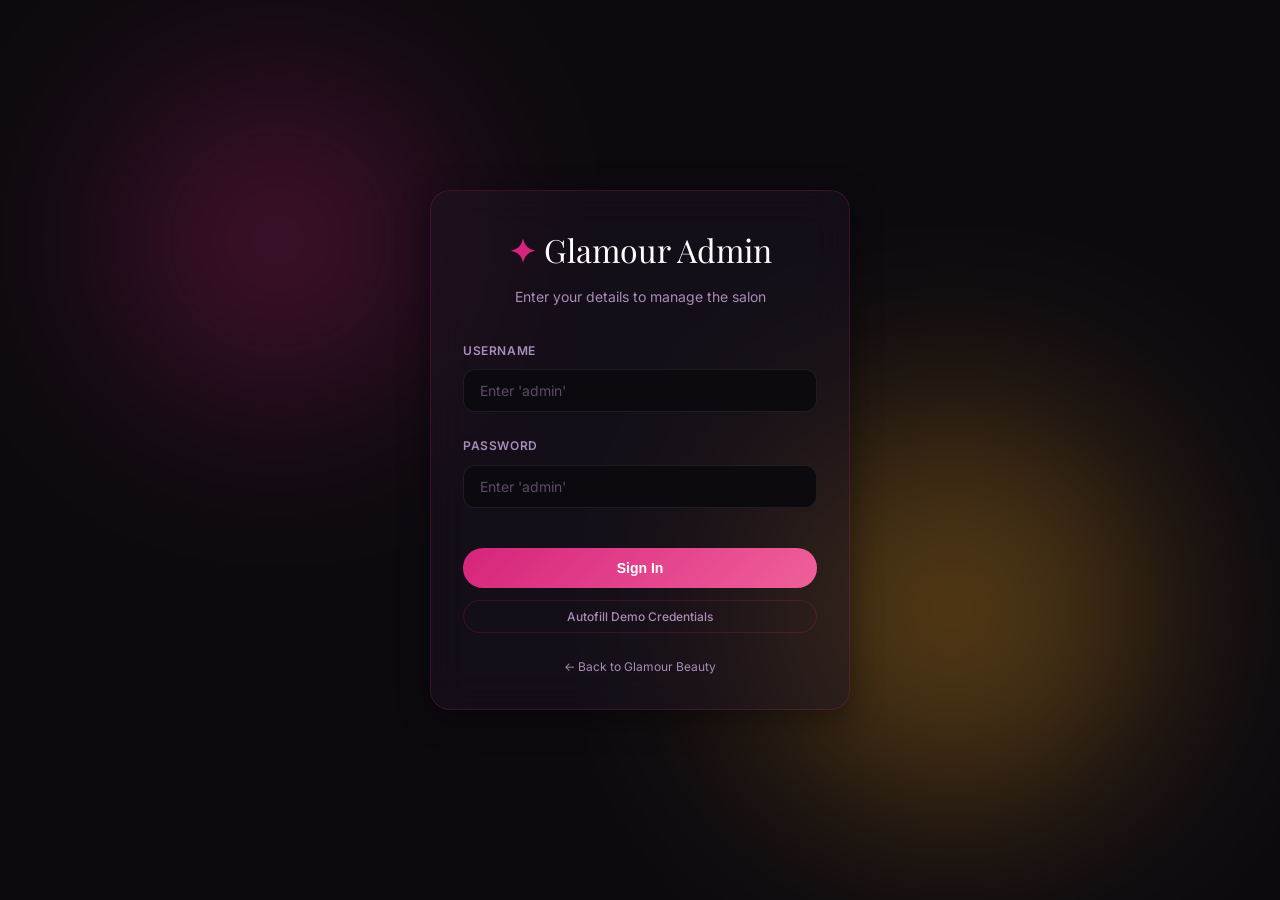
<file: login.html>
<!DOCTYPE html>
<html lang="en">
<head>
  <meta charset="UTF-8">
  <meta name="viewport" content="width=device-width, initial-scale=1.0">
  <title>Glamour Beauty Admin | Login</title>
  <meta name="description" content="Secure Admin Login for Glamour Beauty Parlour.">
  
  <!-- Fonts -->
  <link rel="preconnect" href="https://fonts.googleapis.com" />
  <link rel="preconnect" href="https://fonts.gstatic.com" crossorigin />
  <link href="https://fonts.googleapis.com/css2?family=Playfair+Display:wght@400;600;700&family=Inter:wght@300;400;500;600&display=swap" rel="stylesheet" />

  <!-- Shared Variables & Core Styles -->
  <link rel="stylesheet" href="style.css" />
  
  <style>
    /* Custom Login Page Styles */
    body.login-body {
      margin: 0;
      padding: 0;
      height: 100vh;
      display: flex;
      align-items: center;
      justify-content: center;
      background: var(--clr-bg);
      font-family: var(--font-body);
      color: var(--clr-text);
      position: relative;
      overflow: hidden;
    }

    /* Ambient Background Orbs */
    .login-orb {
      position: absolute;
      border-radius: 50%;
      filter: blur(100px);
      z-index: 1;
      opacity: 0.3;
      animation: floatOrb 10s ease-in-out infinite alternate;
    }
    .orb-1 {
      width: 300px;
      height: 300px;
      background: var(--clr-primary);
      top: 10%;
      left: 10%;
    }
    .orb-2 {
      width: 400px;
      height: 400px;
      background: var(--clr-accent);
      bottom: 10%;
      right: 10%;
      animation-delay: -5s;
    }

    @keyframes floatOrb {
      0% { transform: translateY(0) scale(1); }
      100% { transform: translateY(50px) scale(1.1); }
    }

    /* Login Card Container */
    .login-card {
      width: 100%;
      max-width: 420px;
      padding: var(--sp-8);
      background: rgba(30, 20, 36, 0.45);
      border: 1px solid var(--clr-border);
      border-radius: var(--radius-lg);
      backdrop-filter: blur(20px);
      box-shadow: var(--shadow-card);
      z-index: 2;
      animation: cardEnter 0.6s cubic-bezier(0.16, 1, 0.3, 1) both;
    }

    @keyframes cardEnter {
      from { opacity: 0; transform: translateY(30px); }
      to { opacity: 1; transform: translateY(0); }
    }

    .login-header {
      text-align: center;
      margin-bottom: var(--sp-8);
    }

    .login-logo {
      font-family: var(--font-heading);
      font-size: var(--fs-2xl);
      color: var(--clr-white);
      margin-bottom: var(--sp-2);
      display: inline-flex;
      align-items: center;
      gap: var(--sp-2);
    }

    .login-logo-icon {
      color: var(--clr-primary);
      font-weight: 700;
    }

    .login-subtitle {
      font-size: var(--fs-sm);
      color: var(--clr-text-muted);
    }

    /* Form Fields */
    .form-group {
      margin-bottom: var(--sp-6);
    }

    .form-group label {
      display: block;
      font-size: var(--fs-xs);
      font-weight: 600;
      color: var(--clr-text-muted);
      margin-bottom: var(--sp-2);
      text-transform: uppercase;
      letter-spacing: 0.05em;
    }

    .form-input {
      width: 100%;
      background: rgba(13, 10, 15, 0.6);
      border: 1px solid var(--clr-border);
      border-radius: var(--radius-md);
      padding: var(--sp-3) var(--sp-4);
      color: var(--clr-text);
      font-size: var(--fs-sm);
      font-family: var(--font-body);
      outline: none;
      transition: border-color var(--transition-fast), box-shadow var(--transition-fast);
    }

    .form-input:focus {
      border-color: var(--clr-primary-light);
      box-shadow: 0 0 10px rgba(214, 36, 124, 0.25);
    }

    /* Button */
    .btn-login {
      width: 100%;
      padding: var(--sp-3);
      background: linear-gradient(135deg, var(--clr-primary), var(--clr-primary-light));
      border: none;
      border-radius: var(--radius-full);
      color: var(--clr-white);
      font-size: var(--fs-sm);
      font-weight: 600;
      cursor: pointer;
      transition: transform var(--transition-fast), box-shadow var(--transition-fast);
      margin-top: var(--sp-4);
    }

    .btn-login:hover {
      transform: translateY(-2px);
      box-shadow: var(--shadow-glow);
    }

    .btn-login:active {
      transform: translateY(0);
    }

    /* Error Message Alert */
    .error-alert {
      background: rgba(214, 36, 124, 0.1);
      border: 1px solid var(--clr-primary);
      color: var(--clr-text);
      padding: var(--sp-3) var(--sp-4);
      border-radius: var(--radius-sm);
      font-size: var(--fs-xs);
      margin-bottom: var(--sp-6);
      display: flex;
      align-items: center;
      gap: var(--sp-2);
      animation: shakeAlert 0.4s ease;
    }

    @keyframes shakeAlert {
      0%, 100% { transform: translateX(0); }
      25% { transform: translateX(-5px); }
      75% { transform: translateX(5px); }
    }

    .hidden {
      display: none !important;
    }

    .back-link {
      display: block;
      text-align: center;
      margin-top: var(--sp-6);
      font-size: var(--fs-xs);
      color: var(--clr-text-muted);
      text-decoration: none;
      transition: color var(--transition-fast);
    }

    .back-link:hover {
      color: var(--clr-primary-light);
    }

    .btn-demo {
      width: 100%;
      padding: var(--sp-2) var(--sp-4);
      background: transparent;
      border: 1px solid var(--clr-border);
      border-radius: var(--radius-full);
      color: var(--clr-text-muted);
      font-size: var(--fs-xs);
      font-weight: 500;
      cursor: pointer;
      margin-top: var(--sp-3);
      transition: all var(--transition-fast);
      display: inline-flex;
      align-items: center;
      justify-content: center;
      font-family: var(--font-body);
    }

    .btn-demo:hover {
      border-color: var(--clr-primary-light);
      color: var(--clr-text);
      background: rgba(214, 36, 124, 0.05);
      box-shadow: 0 0 10px rgba(214, 36, 124, 0.1);
    }
  </style>
</head>
<body class="login-body">

  <!-- Background Ambient Orbs -->
  <div class="login-orb orb-1"></div>
  <div class="login-orb orb-2"></div>

  <!-- Login Card -->
  <div class="login-card">
    <div class="login-header">
      <div class="login-logo">
        <span class="login-logo-icon">✦</span>
        <span>Glamour Admin</span>
      </div>
      <p class="login-subtitle">Enter your details to manage the salon</p>
    </div>

    <!-- Error Message -->
    <div class="error-alert hidden" id="error-msg" role="alert">
      <span>⚠️</span>
      <span id="error-text">Invalid credentials.</span>
    </div>

    <!-- Form -->
    <form id="login-form">
      <div class="form-group">
        <label for="username">Username</label>
        <input type="text" id="username" class="form-input" required autocomplete="username" placeholder="Enter 'admin'" />
      </div>

      <div class="form-group">
        <label for="password">Password</label>
        <input type="password" id="password" class="form-input" required autocomplete="current-password" placeholder="Enter 'admin'" />
      </div>

      <button type="submit" class="btn-login">Sign In</button>
      <button type="button" id="btn-demo-fill" class="btn-demo">Autofill Demo Credentials</button>
    </form>

    <a href="index.html" class="back-link">← Back to Glamour Beauty</a>
  </div>

  <script>
    document.addEventListener('DOMContentLoaded', () => {
      // If already logged in, skip login page
      if (localStorage.getItem('gb_admin_logged_in') === 'true') {
        window.location.href = 'admin.html';
        return;
      }

      const form = document.getElementById('login-form');
      const errorMsg = document.getElementById('error-msg');
      const errorText = document.getElementById('error-text');
      const demoBtn = document.getElementById('btn-demo-fill');

      form.addEventListener('submit', (e) => {
        e.preventDefault();
        
        const username = document.getElementById('username').value.trim();
        const password = document.getElementById('password').value;

        // Perform authentication
        if (username === 'admin' && password === 'admin') {
          localStorage.setItem('gb_admin_logged_in', 'true');
          window.location.href = 'admin.html';
        } else {
          // Show error with animation restart
          errorMsg.classList.add('hidden');
          void errorMsg.offsetWidth; // Trigger reflow for animation restart
          errorText.textContent = 'Invalid credentials. Enter "admin" for both fields.';
          errorMsg.classList.remove('hidden');
        }
      });

      // Autofill listener
      demoBtn.addEventListener('click', () => {
        document.getElementById('username').value = 'admin';
        document.getElementById('password').value = 'admin';
        // Auto submit
        form.dispatchEvent(new Event('submit'));
      });
    });
  </script>
</body>
</html>
</file>
<file: style.css>
/* =============================================
   GLAMOUR BEAUTY PARLOUR — STYLESHEET
   Author: Glamour Beauty Parlour
   Description: Premium beauty parlour landing
   page styles. Built with Vanilla CSS.
   Sections:
     1. CSS Custom Properties (Design Tokens)
     2. Reset & Base
     3. Utility Classes
     4. Navbar
     5. Hero Section
     6. Services Section
     7. Gallery Section
     8. Pricing Section
     9. Contact Section
    10. Popup / Lightbox
    11. Footer
    12. Animations & Keyframes
    13. Responsive (Breakpoints)
   ============================================= */

/* =============================================
   1. CSS CUSTOM PROPERTIES (Design Tokens)
   All colors, fonts, spacing, shadows in one
   place for easy theming.
   ============================================= */
:root {
  /* Color Palette */
  --clr-primary:       #d6247c;   /* hot pink — brand primary */
  --clr-primary-dark:  #a8185d;   /* darker pink for hovers */
  --clr-primary-light: #f0609a;   /* lighter pink */
  --clr-accent:        #f5a623;   /* warm gold — premium accent */
  --clr-bg:            #0d0a0f;   /* near-black background */
  --clr-bg-2:          #130e18;   /* slightly lighter dark */
  --clr-surface:       #1e1424;   /* card / surface color */
  --clr-surface-2:     #271930;   /* elevated surface */
  --clr-border:        rgba(214, 36, 124, 0.2);  /* pink glass border */
  --clr-text:          #f5eef8;   /* primary text — off-white */
  --clr-text-muted:    #a88db8;   /* secondary text — muted purple */
  --clr-white:         #ffffff;

  /* Typography */
  --font-heading: 'Playfair Display', Georgia, serif;
  --font-body:    'Inter', system-ui, sans-serif;

  /* Font Sizes (fluid) */
  --fs-xs:   0.75rem;   /*  12px */
  --fs-sm:   0.875rem;  /*  14px */
  --fs-base: 1rem;      /*  16px */
  --fs-md:   1.125rem;  /*  18px */
  --fs-lg:   1.25rem;   /*  20px */
  --fs-xl:   1.5rem;    /*  24px */
  --fs-2xl:  2rem;      /*  32px */
  --fs-3xl:  2.5rem;    /*  40px */
  --fs-4xl:  3.5rem;    /*  56px */
  --fs-5xl:  4.5rem;    /*  72px */

  /* Spacing Scale */
  --sp-1:  0.25rem;
  --sp-2:  0.5rem;
  --sp-3:  0.75rem;
  --sp-4:  1rem;
  --sp-6:  1.5rem;
  --sp-8:  2rem;
  --sp-12: 3rem;
  --sp-16: 4rem;
  --sp-24: 6rem;
  --sp-32: 8rem;

  /* Border Radius */
  --radius-sm:  6px;
  --radius-md:  12px;
  --radius-lg:  20px;
  --radius-xl:  32px;
  --radius-full: 9999px;

  /* Shadows */
  --shadow-glow:  0 0 30px rgba(214, 36, 124, 0.35);
  --shadow-card:  0 8px 32px rgba(0, 0, 0, 0.4);
  --shadow-soft:  0 2px 16px rgba(0, 0, 0, 0.3);

  /* Transitions */
  --transition-fast:   0.2s ease;
  --transition-normal: 0.35s ease;
  --transition-slow:   0.6s ease;

  /* Max content width */
  --max-width: 1200px;
}

/* =============================================
   2. RESET & BASE STYLES
   ============================================= */
*, *::before, *::after {
  margin: 0;
  padding: 0;
  box-sizing: border-box;
}

html {
  scroll-behavior: smooth;         /* smooth anchor scrolling */
  font-size: 16px;
}

body {
  font-family: var(--font-body);
  background-color: var(--clr-bg);
  color: var(--clr-text);
  line-height: 1.7;
  overflow-x: hidden;
}

/* Improved focus for keyboard accessibility */
:focus-visible {
  outline: 2px solid var(--clr-primary);
  outline-offset: 3px;
  border-radius: var(--radius-sm);
}

img {
  max-width: 100%;
  display: block;
}

a {
  color: inherit;
  text-decoration: none;
}

ul { list-style: none; }

h1, h2, h3, h4 {
  font-family: var(--font-heading);
  line-height: 1.25;
}

/* =============================================
   3. UTILITY CLASSES
   ============================================= */

/* Centered max-width container */
.container {
  width: 90%;
  max-width: var(--max-width);
  margin-inline: auto;
}

/* Hidden utility */
.hidden { display: none !important; }

/* Scroll-reveal: elements start invisible and
   animate in when they enter the viewport via JS */
.reveal {
  opacity: 0;
  transform: translateY(40px);
  transition: opacity 0.7s ease, transform 0.7s ease;
}

.reveal.visible {
  opacity: 1;
  transform: translateY(0);
}

/* Stagger delay helpers */
.reveal:nth-child(1) { transition-delay: 0.05s; }
.reveal:nth-child(2) { transition-delay: 0.12s; }
.reveal:nth-child(3) { transition-delay: 0.19s; }
.reveal:nth-child(4) { transition-delay: 0.26s; }
.reveal:nth-child(5) { transition-delay: 0.33s; }
.reveal:nth-child(6) { transition-delay: 0.40s; }

/* Section shared header block */
.section-header {
  text-align: center;
  margin-bottom: var(--sp-12);
}

.section-label {
  display: inline-block;
  font-size: var(--fs-xs);
  font-weight: 600;
  letter-spacing: 0.15em;
  text-transform: uppercase;
  color: var(--clr-primary);
  background: rgba(214, 36, 124, 0.12);
  padding: var(--sp-1) var(--sp-4);
  border-radius: var(--radius-full);
  border: 1px solid var(--clr-border);
  margin-bottom: var(--sp-4);
}

.section-header h2 {
  font-size: clamp(var(--fs-2xl), 4vw, var(--fs-3xl));
  background: linear-gradient(135deg, var(--clr-text) 40%, var(--clr-primary-light));
  -webkit-background-clip: text;
  -webkit-text-fill-color: transparent;
  background-clip: text;
  margin-bottom: var(--sp-4);
}

.section-sub {
  font-size: var(--fs-md);
  color: var(--clr-text-muted);
  max-width: 540px;
  margin-inline: auto;
}

/* Generic section padding */
.section {
  padding: var(--sp-24) 0;
}

/* =============================================
   4. NAVBAR
   Glassmorphism sticky navbar.
   Turns opaque on scroll (JS adds .scrolled).
   ============================================= */
.navbar {
  position: fixed;
  top: 0;
  left: 0;
  width: 100%;
  z-index: 1000;
  display: flex;
  align-items: center;
  justify-content: space-between;
  padding: var(--sp-4) var(--sp-8);
  /* Glassmorphism effect */
  background: rgba(13, 10, 15, 0.5);
  backdrop-filter: blur(20px);
  -webkit-backdrop-filter: blur(20px);
  border-bottom: 1px solid var(--clr-border);
  transition: background var(--transition-normal),
              box-shadow var(--transition-normal);
}

/* Solid background when page is scrolled */
.navbar.scrolled {
  background: rgba(13, 10, 15, 0.92);
  box-shadow: 0 4px 24px rgba(0,0,0,0.4);
}

/* Logo */
.logo {
  display: flex;
  align-items: center;
  gap: var(--sp-2);
  font-family: var(--font-heading);
  font-size: var(--fs-xl);
  font-weight: 700;
  color: var(--clr-text);
  transition: opacity var(--transition-fast);
}

.logo:hover { opacity: 0.85; }

.logo-icon {
  color: var(--clr-primary);
  font-size: var(--fs-lg);
}

/* Nav link list */
.nav-links {
  display: flex;
  align-items: center;
  gap: var(--sp-8);
}

.nav-link {
  font-size: var(--fs-sm);
  font-weight: 500;
  color: var(--clr-text-muted);
  letter-spacing: 0.03em;
  position: relative;
  transition: color var(--transition-fast);
}

/* Underline indicator for active/hover state */
.nav-link::after {
  content: '';
  position: absolute;
  bottom: -4px;
  left: 0;
  width: 0;
  height: 2px;
  background: var(--clr-primary);
  border-radius: var(--radius-full);
  transition: width var(--transition-normal);
}

.nav-link:hover,
.nav-link.active {
  color: var(--clr-text);
}

.nav-link:hover::after,
.nav-link.active::after {
  width: 100%;
}

/* "Book Now" CTA pill in nav */
.nav-cta {
  font-size: var(--fs-sm);
  font-weight: 600;
  color: var(--clr-white);
  background: linear-gradient(135deg, var(--clr-primary), var(--clr-primary-light));
  padding: var(--sp-2) var(--sp-6);
  border-radius: var(--radius-full);
  transition: transform var(--transition-fast), box-shadow var(--transition-fast);
}

.nav-cta:hover {
  transform: translateY(-2px);
  box-shadow: var(--shadow-glow);
}

/* Hamburger button — hidden on desktop */
.hamburger {
  display: none;
  flex-direction: column;
  gap: 5px;
  background: none;
  border: none;
  cursor: pointer;
  padding: var(--sp-2);
}

.bar {
  display: block;
  width: 24px;
  height: 2px;
  background: var(--clr-text);
  border-radius: var(--radius-full);
  transition: transform var(--transition-fast), opacity var(--transition-fast);
}

/* Hamburger → X animation when .open is added via JS */
.hamburger.open .bar:nth-child(1) {
  transform: translateY(7px) rotate(45deg);
}
.hamburger.open .bar:nth-child(2) {
  opacity: 0;
}
.hamburger.open .bar:nth-child(3) {
  transform: translateY(-7px) rotate(-45deg);
}

/* =============================================
   5. HERO SECTION
   Full-screen gradient with animated text
   and decorative floating orbs.
   ============================================= */
.hero {
  position: relative;
  min-height: 100vh;
  display: flex;
  align-items: center;
  justify-content: center;
  text-align: center;
  padding: 120px var(--sp-6) var(--sp-12);
  /* Multi-layer gradient background */
  background:
    radial-gradient(ellipse 80% 60% at 50% 0%, rgba(214,36,124,0.25) 0%, transparent 70%),
    radial-gradient(ellipse 60% 40% at 80% 80%, rgba(240,96,154,0.15) 0%, transparent 60%),
    var(--clr-bg);
  overflow: hidden;
}

/* Hero content above orbs */
.hero-content {
  position: relative;
  z-index: 2;
  max-width: 760px;
  margin-inline: auto;
}

/* Floating badge */
.hero-badge {
  display: inline-flex;
  align-items: center;
  gap: var(--sp-2);
  font-size: var(--fs-xs);
  font-weight: 600;
  letter-spacing: 0.1em;
  text-transform: uppercase;
  color: var(--clr-primary-light);
  background: rgba(214, 36, 124, 0.1);
  border: 1px solid var(--clr-border);
  padding: var(--sp-2) var(--sp-6);
  border-radius: var(--radius-full);
  margin-bottom: var(--sp-6);
}

/* Main H1 */
.hero-title {
  font-size: clamp(var(--fs-3xl), 7vw, var(--fs-5xl));
  font-weight: 700;
  color: var(--clr-text);
  margin-bottom: var(--sp-4);
  /* Animated entrance: slides in from bottom */
  animation: heroTitleIn 1s ease 0.3s both;
}

/* Gradient text for accent word */
.hero-title-accent {
  background: linear-gradient(135deg, var(--clr-primary), #ff80c0, var(--clr-accent));
  -webkit-background-clip: text;
  -webkit-text-fill-color: transparent;
  background-clip: text;
}

.hero-tagline {
  font-size: clamp(var(--fs-base), 2vw, var(--fs-md));
  color: var(--clr-text-muted);
  max-width: 560px;
  margin-inline: auto;
  margin-bottom: var(--sp-8);
  animation: heroTitleIn 1s ease 0.5s both;
}

/* CTA Button Row */
.hero-btns {
  display: flex;
  align-items: center;
  justify-content: center;
  gap: var(--sp-4);
  flex-wrap: wrap;
  margin-bottom: var(--sp-12);
  animation: heroTitleIn 1s ease 0.7s both;
}

/* Primary filled button */
.btn-primary {
  display: inline-flex;
  align-items: center;
  gap: var(--sp-2);
  font-family: var(--font-body);
  font-size: var(--fs-base);
  font-weight: 600;
  color: var(--clr-white);
  background: linear-gradient(135deg, var(--clr-primary), var(--clr-primary-light));
  border: none;
  padding: var(--sp-4) var(--sp-8);
  border-radius: var(--radius-full);
  cursor: pointer;
  transition: transform var(--transition-fast), box-shadow var(--transition-fast);
}

.btn-primary:hover {
  transform: translateY(-3px);
  box-shadow: var(--shadow-glow);
}

/* Secondary ghost button */
.btn-secondary {
  display: inline-flex;
  align-items: center;
  font-size: var(--fs-base);
  font-weight: 600;
  color: var(--clr-text);
  background: rgba(255,255,255,0.05);
  border: 1px solid rgba(255,255,255,0.2);
  padding: var(--sp-4) var(--sp-8);
  border-radius: var(--radius-full);
  transition: background var(--transition-fast), border-color var(--transition-fast);
}

.btn-secondary:hover {
  background: rgba(255,255,255,0.1);
  border-color: rgba(255,255,255,0.4);
}

/* Stats row in hero */
.hero-stats {
  display: flex;
  align-items: center;
  justify-content: center;
  gap: var(--sp-8);
  animation: heroTitleIn 1s ease 0.9s both;
}

.stat { text-align: center; }

.stat-num {
  display: block;
  font-family: var(--font-heading);
  font-size: var(--fs-xl);
  font-weight: 700;
  color: var(--clr-primary-light);
}

.stat-label {
  font-size: var(--fs-xs);
  color: var(--clr-text-muted);
  letter-spacing: 0.06em;
  text-transform: uppercase;
}

.stat-divider {
  width: 1px;
  height: 36px;
  background: var(--clr-border);
}

/* Floating decorative orbs (background blobs) */
.hero-orb {
  position: absolute;
  border-radius: 50%;
  filter: blur(80px);
  pointer-events: none;
  z-index: 1;
}

.orb-1 {
  width: 500px;
  height: 500px;
  background: radial-gradient(circle, rgba(214,36,124,0.3), transparent);
  top: -150px;
  left: -100px;
  animation: orbFloat 8s ease-in-out infinite;
}

.orb-2 {
  width: 350px;
  height: 350px;
  background: radial-gradient(circle, rgba(240,96,154,0.2), transparent);
  bottom: 50px;
  right: -80px;
  animation: orbFloat 10s ease-in-out infinite reverse;
}

.orb-3 {
  width: 250px;
  height: 250px;
  background: radial-gradient(circle, rgba(245,166,35,0.15), transparent);
  top: 50%;
  left: 60%;
  animation: orbFloat 12s ease-in-out infinite 2s;
}

/* Scroll indicator arrow */
.scroll-indicator {
  position: absolute;
  bottom: var(--sp-8);
  left: 50%;
  transform: translateX(-50%);
  z-index: 2;
  animation: scrollBounce 2s ease-in-out infinite;
}

.scroll-dot {
  width: 24px;
  height: 40px;
  border: 2px solid rgba(255,255,255,0.3);
  border-radius: var(--radius-full);
  position: relative;
}

.scroll-dot::before {
  content: '';
  position: absolute;
  top: 6px;
  left: 50%;
  transform: translateX(-50%);
  width: 4px;
  height: 8px;
  background: var(--clr-primary);
  border-radius: var(--radius-full);
  animation: scrollDot 2s ease-in-out infinite;
}

/* =============================================
   6. SERVICES SECTION
   CSS Grid card layout with hover glow.
   ============================================= */
.services-section {
  background: var(--clr-bg-2);
}

/* 3-column grid on desktop */
.services-grid {
  display: grid;
  grid-template-columns: repeat(3, 1fr);
  gap: var(--sp-6);
}

/* Individual service card */
.service-card {
  background: var(--clr-surface);
  border: 1px solid var(--clr-border);
  border-radius: var(--radius-lg);
  padding: var(--sp-8);
  position: relative;
  overflow: hidden;
  transition: transform var(--transition-normal),
              border-color var(--transition-normal),
              box-shadow var(--transition-normal);
  cursor: default;
}

/* Subtle gradient shimmer on the card */
.service-card::before {
  content: '';
  position: absolute;
  inset: 0;
  background: linear-gradient(135deg, rgba(214,36,124,0.05), transparent);
  opacity: 0;
  transition: opacity var(--transition-normal);
}

.service-card:hover {
  transform: translateY(-6px);
  border-color: var(--clr-primary);
  box-shadow: var(--shadow-glow);
}

.service-card:hover::before { opacity: 1; }

.card-icon {
  font-size: 2.5rem;
  margin-bottom: var(--sp-4);
}

.service-card h3 {
  font-size: var(--fs-lg);
  font-weight: 600;
  margin-bottom: var(--sp-3);
  color: var(--clr-text);
}

.service-card p {
  font-size: var(--fs-sm);
  color: var(--clr-text-muted);
  line-height: 1.65;
}

/* Tag badge on card (e.g. "Most Popular") */
.card-tag {
  position: absolute;
  top: var(--sp-4);
  right: var(--sp-4);
  font-size: var(--fs-xs);
  font-weight: 600;
  color: var(--clr-primary-light);
  background: rgba(214,36,124,0.15);
  border: 1px solid var(--clr-border);
  padding: 2px var(--sp-3);
  border-radius: var(--radius-full);
}

/* Premium gold tag variant */
.card-tag-gold {
  color: var(--clr-accent);
  background: rgba(245,166,35,0.12);
  border-color: rgba(245,166,35,0.3);
}

/* =============================================
   7. GALLERY SECTION
   CSS Grid masonry-style layout.
   Images have overlay caption on hover.
   ============================================= */
.gallery-section {
  background: var(--clr-bg);
}

.gallery-grid {
  display: grid;
  grid-template-columns: repeat(3, 1fr);
  grid-template-rows: auto auto;
  gap: var(--sp-4);
}

/* First image spans 2 rows = larger featured image */
.gallery-item--large {
  grid-row: span 2;
}

/* Individual gallery item container */
.gallery-item {
  position: relative;
  border-radius: var(--radius-md);
  overflow: hidden;
  cursor: pointer;
  /* aspect ratio so images don't collapse */
  aspect-ratio: 4 / 3;
}

.gallery-item--large {
  aspect-ratio: auto; /* let it span naturally */
}

.gallery-item img {
  width: 100%;
  height: 100%;
  object-fit: cover;
  transition: transform 0.5s ease, filter 0.5s ease;
}

/* Overlay caption */
.gallery-overlay {
  position: absolute;
  inset: 0;
  background: linear-gradient(to top, rgba(214,36,124,0.75) 0%, transparent 60%);
  display: flex;
  align-items: flex-end;
  padding: var(--sp-4);
  opacity: 0;
  transition: opacity var(--transition-normal);
}

.gallery-overlay span {
  font-size: var(--fs-base);
  font-weight: 600;
  color: var(--clr-white);
  letter-spacing: 0.04em;
}

/* Hover: zoom image + show overlay */
.gallery-item:hover img {
  transform: scale(1.07);
  filter: brightness(0.85);
}

.gallery-item:hover .gallery-overlay {
  opacity: 1;
}

/* =============================================
   8. PRICING SECTION
   ============================================= */
.pricing-section {
  background: var(--clr-bg-2);
}

/* Horizontal scroll wrapper for small screens */
.table-wrapper {
  overflow-x: auto;
  border-radius: var(--radius-lg);
  border: 1px solid var(--clr-border);
  box-shadow: var(--shadow-card);
}

/* Price table */
.price-table {
  width: 100%;
  min-width: 600px;        /* ensures table doesn't crush on small screens */
  border-collapse: collapse;
  font-size: var(--fs-sm);
}

/* Table header */
.price-table thead tr {
  background: linear-gradient(135deg, var(--clr-primary-dark), var(--clr-primary));
}

.price-table th {
  text-align: left;
  padding: var(--sp-4) var(--sp-6);
  font-size: var(--fs-xs);
  font-weight: 600;
  letter-spacing: 0.1em;
  text-transform: uppercase;
  color: rgba(255,255,255,0.85);
}

/* Table rows */
.price-table td {
  padding: var(--sp-4) var(--sp-6);
  border-bottom: 1px solid var(--clr-border);
  color: var(--clr-text-muted);
  background: var(--clr-surface);
  transition: background var(--transition-fast), color var(--transition-fast);
}

/* Hover row highlight */
.price-table tbody tr:hover td {
  background: var(--clr-surface-2);
  color: var(--clr-text);
}

/* Highlighted premium row */
.row-highlight td {
  background: rgba(214,36,124,0.08);
  color: var(--clr-text);
}

/* Remove bottom border on last row */
.price-table tbody tr:last-child td {
  border-bottom: none;
}

/* Badge status chips */
.badge {
  display: inline-block;
  font-size: var(--fs-xs);
  font-weight: 600;
  padding: 2px var(--sp-3);
  border-radius: var(--radius-full);
}

.badge-avail {
  color: #4ade80;
  background: rgba(74,222,128,0.1);
  border: 1px solid rgba(74,222,128,0.3);
}

.badge-premium {
  color: var(--clr-accent);
  background: rgba(245,166,35,0.12);
  border: 1px solid rgba(245,166,35,0.3);
}

/* Pricing note below table */
.pricing-note {
  text-align: center;
  font-size: var(--fs-sm);
  color: var(--clr-text-muted);
  margin-top: var(--sp-6);
}

.pricing-note-link {
  color: var(--clr-primary-light);
  text-decoration: underline;
  transition: color var(--transition-fast);
}
.pricing-note-link:hover { color: var(--clr-primary); }

/* =============================================
   9. CONTACT SECTION
   ============================================= */
.contact-section {
  background: var(--clr-bg);
}

/* Two-column layout: info left, form right */
.contact-grid {
  display: grid;
  grid-template-columns: 1fr 1.4fr;
  gap: var(--sp-12);
  align-items: start;
}

/* Info column items */
.info-item {
  display: flex;
  gap: var(--sp-4);
  margin-bottom: var(--sp-6);
}

.info-icon {
  font-size: var(--fs-xl);
  flex-shrink: 0;
}

.info-item strong {
  display: block;
  font-size: var(--fs-sm);
  font-weight: 600;
  color: var(--clr-text);
  margin-bottom: var(--sp-1);
}

.info-item p, .info-item a {
  font-size: var(--fs-sm);
  color: var(--clr-text-muted);
}

.info-item a:hover {
  color: var(--clr-primary-light);
}

/* Social links (5 hyperlinks) */
.social-links {
  display: flex;
  flex-wrap: wrap;
  gap: var(--sp-3);
  margin-top: var(--sp-4);
}

.social-link {
  display: inline-flex;
  align-items: center;
  gap: var(--sp-2);
  font-size: var(--fs-sm);
  font-weight: 500;
  color: var(--clr-text-muted);
  background: var(--clr-surface);
  border: 1px solid var(--clr-border);
  padding: var(--sp-2) var(--sp-4);
  border-radius: var(--radius-full);
  transition: color var(--transition-fast),
              background var(--transition-fast),
              border-color var(--transition-fast),
              transform var(--transition-fast);
}

.social-link:hover {
  color: var(--clr-text);
  background: rgba(214, 36, 124, 0.12);
  border-color: var(--clr-primary);
  transform: translateY(-2px);
}

/* ---- Contact Form ---- */
.contact-form {
  background: var(--clr-surface);
  border: 1px solid var(--clr-border);
  border-radius: var(--radius-xl);
  padding: var(--sp-8);
}

.form-title {
  font-size: var(--fs-xl);
  font-weight: 600;
  color: var(--clr-text);
  margin-bottom: var(--sp-6);
}

.form-group {
  margin-bottom: var(--sp-4);
}

.form-group label {
  display: block;
  font-size: var(--fs-sm);
  font-weight: 500;
  color: var(--clr-text-muted);
  margin-bottom: var(--sp-2);
}

.required { color: var(--clr-primary); }

/* Input, select, textarea shared styles */
.form-group input,
.form-group select,
.form-group textarea {
  width: 100%;
  background: var(--clr-bg);
  border: 1px solid rgba(255,255,255,0.08);
  border-radius: var(--radius-md);
  padding: var(--sp-3) var(--sp-4);
  color: var(--clr-text);
  font-family: var(--font-body);
  font-size: var(--fs-sm);
  transition: border-color var(--transition-fast), box-shadow var(--transition-fast);
}

.form-group input::placeholder,
.form-group textarea::placeholder {
  color: rgba(168,141,184,0.5);
}

/* Select arrow color fix */
.form-group select {
  appearance: none;
  background-image: url("data:image/svg+xml,%3Csvg xmlns='http://www.w3.org/2000/svg' width='12' height='12' viewBox='0 0 12 12'%3E%3Cpath fill='%23a88db8' d='M6 8L1 3h10z'/%3E%3C/svg%3E");
  background-repeat: no-repeat;
  background-position: right 14px center;
  padding-right: 36px;
  cursor: pointer;
}

.form-group select option {
  background: var(--clr-surface);
}

/* Focus ring */
.form-group input:focus,
.form-group select:focus,
.form-group textarea:focus {
  outline: none;
  border-color: var(--clr-primary);
  box-shadow: 0 0 0 3px rgba(214,36,124,0.15);
}

/* Error state */
.form-group input.error,
.form-group select.error {
  border-color: #f87171;
}

/* Field error message */
.field-error {
  display: block;
  font-size: var(--fs-xs);
  color: #f87171;
  margin-top: var(--sp-1);
  min-height: 16px;
}

.form-group textarea { resize: vertical; min-height: 100px; }

/* Submit button */
.btn-submit {
  width: 100%;
  display: flex;
  align-items: center;
  justify-content: center;
  gap: var(--sp-3);
  font-family: var(--font-body);
  font-size: var(--fs-base);
  font-weight: 600;
  color: var(--clr-white);
  background: linear-gradient(135deg, var(--clr-primary), var(--clr-primary-light));
  border: none;
  padding: var(--sp-4) var(--sp-8);
  border-radius: var(--radius-full);
  cursor: pointer;
  margin-top: var(--sp-4);
  transition: transform var(--transition-fast), box-shadow var(--transition-fast), opacity var(--transition-fast);
}

.btn-submit:hover:not(:disabled) {
  transform: translateY(-2px);
  box-shadow: var(--shadow-glow);
}

.btn-submit:disabled {
  opacity: 0.7;
  cursor: not-allowed;
}

/* Loading spinner */
.spinner {
  width: 18px;
  height: 18px;
  border: 2px solid rgba(255,255,255,0.3);
  border-top-color: var(--clr-white);
  border-radius: 50%;
  animation: spin 0.8s linear infinite;
}

/* =============================================
   10. POPUP & LIGHTBOX
   ============================================= */

/* Booking Popup Overlay */
.popup-overlay {
  position: fixed;
  inset: 0;
  background: rgba(0,0,0,0.7);
  backdrop-filter: blur(4px);
  z-index: 2000;
  display: flex;
  align-items: center;
  justify-content: center;
  padding: var(--sp-6);
  animation: fadeOverlay 0.3s ease;
}

.popup-card {
  background: var(--clr-surface);
  border: 1px solid var(--clr-border);
  border-radius: var(--radius-xl);
  padding: var(--sp-12) var(--sp-8);
  text-align: center;
  max-width: 420px;
  width: 100%;
  animation: popupIn 0.4s ease;
  box-shadow: var(--shadow-glow), var(--shadow-card);
}

.popup-icon {
  font-size: 2.5rem;
  color: var(--clr-primary);
  margin-bottom: var(--sp-4);
}

.popup-card h3 {
  font-size: var(--fs-xl);
  color: var(--clr-text);
  margin-bottom: var(--sp-4);
}

.popup-card p {
  font-size: var(--fs-sm);
  color: var(--clr-text-muted);
  margin-bottom: var(--sp-6);
}

/* Lightbox */
.lightbox {
  position: fixed;
  inset: 0;
  background: rgba(0,0,0,0.92);
  z-index: 3000;
  display: none;
  align-items: center;
  justify-content: center;
  padding: var(--sp-8);
}

.lightbox.active {
  display: flex;
}

.lightbox-img {
  max-width: 85vw;
  max-height: 85vh;
  object-fit: contain;
  border-radius: var(--radius-md);
  border: 2px solid var(--clr-border);
  box-shadow: var(--shadow-card);
  animation: lightboxIn 0.3s ease;
}

.lightbox-close {
  position: fixed;
  top: var(--sp-6);
  right: var(--sp-6);
  background: rgba(255,255,255,0.1);
  border: 1px solid rgba(255,255,255,0.2);
  color: var(--clr-white);
  width: 44px;
  height: 44px;
  border-radius: 50%;
  font-size: var(--fs-lg);
  cursor: pointer;
  display: flex;
  align-items: center;
  justify-content: center;
  transition: background var(--transition-fast);
}

.lightbox-close:hover { background: rgba(214,36,124,0.3); }

.lightbox-prev,
.lightbox-next {
  position: fixed;
  top: 50%;
  transform: translateY(-50%);
  background: rgba(255,255,255,0.08);
  border: 1px solid rgba(255,255,255,0.15);
  color: var(--clr-white);
  width: 48px;
  height: 48px;
  border-radius: 50%;
  font-size: var(--fs-3xl);
  cursor: pointer;
  display: flex;
  align-items: center;
  justify-content: center;
  transition: background var(--transition-fast);
  line-height: 1;
}

.lightbox-prev { left: var(--sp-4); }
.lightbox-next { right: var(--sp-4); }
.lightbox-prev:hover,
.lightbox-next:hover { background: rgba(214,36,124,0.3); }

.lightbox-counter {
  position: fixed;
  bottom: var(--sp-6);
  left: 50%;
  transform: translateX(-50%);
  font-size: var(--fs-sm);
  color: rgba(255,255,255,0.6);
  background: rgba(0,0,0,0.5);
  padding: var(--sp-1) var(--sp-4);
  border-radius: var(--radius-full);
}

/* =============================================
   11. FOOTER
   ============================================= */
.footer {
  background: var(--clr-bg-2);
  border-top: 1px solid var(--clr-border);
  padding: var(--sp-16) 0 var(--sp-8);
}

.footer-grid {
  display: grid;
  grid-template-columns: 2fr 1fr 1fr;
  gap: var(--sp-12);
  margin-bottom: var(--sp-12);
}

.footer-brand {
  display: flex;
  flex-direction: column;
  gap: var(--sp-3);
}

.footer-brand .logo-icon {
  font-size: var(--fs-2xl);
  color: var(--clr-primary);
}

.footer-brand .logo-text {
  font-family: var(--font-heading);
  font-size: var(--fs-xl);
  font-weight: 700;
  color: var(--clr-text);
}

.footer-brand p {
  font-size: var(--fs-sm);
  color: var(--clr-text-muted);
  max-width: 280px;
}

.footer-nav h4,
.footer-services h4 {
  font-size: var(--fs-sm);
  font-weight: 600;
  letter-spacing: 0.08em;
  text-transform: uppercase;
  color: var(--clr-text);
  margin-bottom: var(--sp-4);
}

.footer-nav ul,
.footer-services ul {
  display: flex;
  flex-direction: column;
  gap: var(--sp-3);
}

.footer-nav a {
  font-size: var(--fs-sm);
  color: var(--clr-text-muted);
  transition: color var(--transition-fast);
}

.footer-nav a:hover { color: var(--clr-primary-light); }

.footer-services li {
  font-size: var(--fs-sm);
  color: var(--clr-text-muted);
}

/* Footer bottom bar */
.footer-bottom {
  display: flex;
  justify-content: space-between;
  align-items: center;
  padding-top: var(--sp-6);
  border-top: 1px solid var(--clr-border);
  font-size: var(--fs-xs);
  color: var(--clr-text-muted);
  flex-wrap: wrap;
  gap: var(--sp-4);
}

/* =============================================
   12. ANIMATIONS & KEYFRAMES
   ============================================= */

/* Hero headline entrance */
@keyframes heroTitleIn {
  from {
    opacity: 0;
    transform: translateY(24px);
  }
  to {
    opacity: 1;
    transform: translateY(0);
  }
}

/* Floating orbs gentle movement */
@keyframes orbFloat {
  0%, 100% { transform: translate(0, 0) scale(1); }
  33%       { transform: translate(20px, -15px) scale(1.04); }
  66%       { transform: translate(-15px, 10px) scale(0.97); }
}

/* Scroll indicator bounce */
@keyframes scrollBounce {
  0%, 100% { transform: translateX(-50%) translateY(0); }
  50%       { transform: translateX(-50%) translateY(8px); }
}

/* Scroll dot inside indicator */
@keyframes scrollDot {
  0%   { opacity: 1; top: 6px; }
  100% { opacity: 0; top: 22px; }
}

/* Overlay fade */
@keyframes fadeOverlay {
  from { opacity: 0; }
  to   { opacity: 1; }
}

/* Popup card scale-in */
@keyframes popupIn {
  from { opacity: 0; transform: scale(0.85); }
  to   { opacity: 1; transform: scale(1); }
}

/* Lightbox image fade/scale-in */
@keyframes lightboxIn {
  from { opacity: 0; transform: scale(0.9); }
  to   { opacity: 1; transform: scale(1); }
}

/* Spinner rotation */
@keyframes spin {
  to { transform: rotate(360deg); }
}

/* =============================================
   13. RESPONSIVE BREAKPOINTS
   Mobile-first media queries.
   ============================================= */

/* ---------- Tablet (max-width: 1024px) ---------- */
@media (max-width: 1024px) {
  /* 2-column service grid on tablets */
  .services-grid {
    grid-template-columns: repeat(2, 1fr);
  }

  /* Simpler gallery grid on tablets */
  .gallery-grid {
    grid-template-columns: repeat(2, 1fr);
  }

  .gallery-item--large {
    grid-column: span 2;
    grid-row: span 1;
    aspect-ratio: 16 / 6;
  }

  /* Contact becomes a single column */
  .contact-grid {
    grid-template-columns: 1fr;
  }

  /* Footer simplify */
  .footer-grid {
    grid-template-columns: 1fr 1fr;
  }

  .footer-brand {
    grid-column: span 2;
  }
}

/* ---------- Mobile (max-width: 768px) ---------- */
@media (max-width: 768px) {

  /* Reduce navbar padding */
  .navbar {
    padding: var(--sp-4) var(--sp-6);
  }

  /* Hide desktop nav links on mobile */
  .nav-links {
    position: fixed;
    top: 0;
    right: -100%;             /* hidden off-screen by default */
    width: min(320px, 80vw);
    height: 100vh;
    background: var(--clr-surface);
    border-left: 1px solid var(--clr-border);
    flex-direction: column;
    align-items: flex-start;
    padding: 90px var(--sp-8) var(--sp-8);
    gap: var(--sp-4);
    transition: right var(--transition-normal);
    z-index: 999;
    backdrop-filter: blur(20px);
  }

  /* Slide in when .open class applied by JS */
  .nav-links.open {
    right: 0;
    box-shadow: -8px 0 32px rgba(0,0,0,0.4);
  }

  .nav-link, .nav-cta {
    font-size: var(--fs-md);
    width: 100%;
  }

  /* Show hamburger button on mobile */
  .hamburger {
    display: flex;
    z-index: 1100;
  }

  /* Services: single column */
  .services-grid {
    grid-template-columns: 1fr;
  }

  /* Gallery: single column */
  .gallery-grid {
    grid-template-columns: 1fr;
  }

  .gallery-item--large {
    grid-column: auto;
    grid-row: auto;
    aspect-ratio: 4 / 3;
  }

  /* Hero stats wrap on small screens */
  .hero-stats {
    flex-direction: column;
    gap: var(--sp-4);
  }

  .stat-divider { display: none; }

  /* Footer single column */
  .footer-grid {
    grid-template-columns: 1fr;
    gap: var(--sp-8);
  }

  .footer-brand { grid-column: auto; }

  .footer-bottom {
    flex-direction: column;
    text-align: center;
  }

  /* Reduce section padding */
  .section { padding: var(--sp-16) 0; }

  /* Reduce contact form padding */
  .contact-form { padding: var(--sp-6); }
}

/* ---------- Small mobile (max-width: 480px) ---------- */
@media (max-width: 480px) {
  .hero-title {
    font-size: var(--fs-2xl);
  }

  .hero-btns {
    flex-direction: column;
    width: 100%;
  }

  .btn-primary,
  .btn-secondary {
    width: 100%;
    justify-content: center;
  }

  .hero-badge { font-size: 0.65rem; }

  .social-links {
    flex-direction: column;
  }

  .social-link { width: 100%; justify-content: center; }
}

/* =============================================
   TASK 2 — INTERACTIVE COMPONENT STYLES
   ============================================= */

/* ---- Component 1: Testimonials Carousel ---- */

/*
 * .testimonials-section — wrapper section background
 * .carousel — relative container that clips the overflow
 * .carousel-track — the horizontal scrolling strip of slides
 * .carousel-slide — one individual testimonial panel
 */
.testimonials-section {
  background: var(--clr-bg-2);
}

/* Outer carousel wrapper */
.carousel {
  position: relative;
  overflow: hidden;
  border-radius: var(--radius-xl);
  /* Extra padding to show arrows without clipping */
  padding: 0 var(--sp-12);
}

/* Horizontal track of slides — moved via transform in JS */
.carousel-track {
  display: flex;
  transition: transform 0.5s cubic-bezier(0.4, 0, 0.2, 1);
  will-change: transform;     /* hint to GPU for smooth animation */
  cursor: grab;               /* show grab cursor for drag UX */
  user-select: none;          /* prevent text selection while dragging */
}

/* While dragging, show grabbing cursor */
.carousel-track.dragging {
  cursor: grabbing;
  transition: none;           /* disable transition during drag for responsiveness */
}

/* Each slide takes 100% of the carousel width */
.carousel-slide {
  min-width: 100%;
  padding: var(--sp-4);
}

/* The visual card inside a slide */
.testimonial-card {
  background: var(--clr-surface);
  border: 1px solid var(--clr-border);
  border-radius: var(--radius-xl);
  padding: var(--sp-8) var(--sp-8) var(--sp-6);
  max-width: 720px;
  margin-inline: auto;
  text-align: center;
}

.testimonial-stars {
  font-size: var(--fs-xl);
  color: var(--clr-accent);
  margin-bottom: var(--sp-4);
  letter-spacing: 3px;
}

.testimonial-text {
  font-size: clamp(var(--fs-md), 2vw, var(--fs-lg));
  font-style: italic;
  color: var(--clr-text);
  line-height: 1.8;
  margin-bottom: var(--sp-6);
  font-family: var(--font-heading);
}

/* Author row at bottom of card */
.testimonial-author {
  display: flex;
  align-items: center;
  justify-content: center;
  gap: var(--sp-4);
}

/* Letter avatar circle */
.author-avatar {
  width: 48px;
  height: 48px;
  border-radius: 50%;
  background: linear-gradient(135deg, var(--clr-primary), var(--clr-primary-light));
  display: flex;
  align-items: center;
  justify-content: center;
  font-family: var(--font-heading);
  font-size: var(--fs-lg);
  font-weight: 700;
  color: var(--clr-white);
  flex-shrink: 0;
}

.testimonial-author strong {
  display: block;
  font-size: var(--fs-base);
  color: var(--clr-text);
}

.testimonial-author span {
  font-size: var(--fs-xs);
  color: var(--clr-text-muted);
}

/* Prev / Next arrow buttons */
.carousel-btn {
  position: absolute;
  top: 50%;
  transform: translateY(-50%);
  z-index: 10;
  background: rgba(214, 36, 124, 0.15);
  border: 1px solid var(--clr-border);
  color: var(--clr-text);
  width: 44px;
  height: 44px;
  border-radius: 50%;
  font-size: var(--fs-2xl);
  cursor: pointer;
  display: flex;
  align-items: center;
  justify-content: center;
  transition: background var(--transition-fast), transform var(--transition-fast);
  line-height: 1;
}

.carousel-prev { left: 0; }
.carousel-next { right: 0; }

.carousel-btn:hover {
  background: var(--clr-primary);
  transform: translateY(-50%) scale(1.08);
}

/* Dot indicators below carousel */
.carousel-dots {
  display: flex;
  justify-content: center;
  gap: var(--sp-2);
  margin-top: var(--sp-6);
}

/* Individual dot */
.dot {
  width: 8px;
  height: 8px;
  border-radius: 50%;
  background: rgba(255,255,255,0.2);
  border: none;
  cursor: pointer;
  transition: width var(--transition-normal),
              background var(--transition-normal),
              border-radius var(--transition-normal);
  padding: 0;
}

/* Active dot stretches into a pill shape */
.dot.active {
  width: 28px;
  border-radius: var(--radius-full);
  background: var(--clr-primary);
}

/* ---- Component 2: Before / After Slider ---- */

/*
 * .ba-slider  — the container, position:relative
 * .ba-after   — full-width "after" image (behind)
 * .ba-before  — clipped "before" image (on top, clips to left of handle)
 * .ba-handle  — the draggable vertical divider
 */
.results-section {
  background: var(--clr-bg);
}

/* Full container for before/after pair + hint text */
.ba-wrapper {
  max-width: 800px;
  margin-inline: auto;
}

/* The interactive slider container */
.ba-slider {
  position: relative;
  width: 100%;
  aspect-ratio: 16 / 7;
  border-radius: var(--radius-xl);
  overflow: hidden;
  border: 2px solid var(--clr-border);
  box-shadow: var(--shadow-card);
  cursor: col-resize;
  user-select: none;
}

/* AFTER image — sits behind, full width */
.ba-after {
  position: absolute;
  inset: 0;
}

.ba-after img {
  width: 100%;
  height: 100%;
  object-fit: cover;
}

/* BEFORE image — sits on top, clipped via clip-path updated in JS */
.ba-before {
  position: absolute;
  inset: 0;
  /* clip-path is dynamically set to inset(0 X% 0 0) in JS */
  clip-path: inset(0 50% 0 0);
}

.ba-before img {
  width: 100%;
  height: 100%;
  object-fit: cover;
  filter: grayscale(40%) brightness(0.8); /* visual differentiation */
}

/* "Before" / "After" text labels on each half */
.ba-label {
  position: absolute;
  bottom: var(--sp-4);
  font-size: var(--fs-xs);
  font-weight: 700;
  letter-spacing: 0.1em;
  text-transform: uppercase;
  padding: var(--sp-1) var(--sp-3);
  border-radius: var(--radius-full);
}

.ba-label-after {
  right: var(--sp-4);
  background: rgba(214,36,124,0.85);
  color: var(--clr-white);
}

.ba-label-before {
  left: var(--sp-4);
  background: rgba(0,0,0,0.6);
  color: rgba(255,255,255,0.85);
}

/* Draggable handle line + circle */
.ba-handle {
  position: absolute;
  top: 0;
  bottom: 0;
  left: 50%;                   /* initial position: 50% */
  transform: translateX(-50%);
  width: 3px;
  background: var(--clr-white);
  cursor: col-resize;
  z-index: 10;
  display: flex;
  align-items: center;
  justify-content: center;
}

/* Arrow circle on the handle */
.ba-handle-icon {
  width: 40px;
  height: 40px;
  border-radius: 50%;
  background: var(--clr-white);
  color: var(--clr-primary);
  font-size: var(--fs-lg);
  font-weight: 700;
  display: flex;
  align-items: center;
  justify-content: center;
  box-shadow: 0 2px 12px rgba(0,0,0,0.3);
  flex-shrink: 0;
  pointer-events: none;
}

/* Hint text below the slider */
.ba-hint {
  text-align: center;
  font-size: var(--fs-xs);
  color: var(--clr-text-muted);
  margin-top: var(--sp-3);
  letter-spacing: 0.04em;
}

/* ---- Component 3: FAQ Accordion ---- */

/*
 * .accordion       — wrapping list
 * .accordion-item  — single question block
 * .accordion-trigger — the clickable button
 * .accordion-panel   — collapsible answer panel (uses max-height trick)
 */
.faq-section {
  background: var(--clr-bg-2);
}

.accordion {
  max-width: 760px;
  margin-inline: auto;
  display: flex;
  flex-direction: column;
  gap: var(--sp-3);
}

/* Each accordion item */
.accordion-item {
  background: var(--clr-surface);
  border: 1px solid var(--clr-border);
  border-radius: var(--radius-lg);
  overflow: hidden;
  transition: border-color var(--transition-normal),
              box-shadow var(--transition-normal);
}

/* Highlighted state when the item is open */
.accordion-item.open {
  border-color: var(--clr-primary);
  box-shadow: 0 0 20px rgba(214,36,124,0.15);
}

/* The trigger button (full-width, flex row) */
.accordion-trigger {
  width: 100%;
  display: flex;
  align-items: center;
  justify-content: space-between;
  gap: var(--sp-4);
  padding: var(--sp-6) var(--sp-6);
  background: none;
  border: none;
  color: var(--clr-text);
  font-family: var(--font-body);
  font-size: var(--fs-base);
  font-weight: 500;
  text-align: left;
  cursor: pointer;
  transition: color var(--transition-fast);
}

.accordion-trigger:hover { color: var(--clr-primary-light); }

/* The +/- icon */
.accordion-icon {
  font-size: var(--fs-xl);
  font-weight: 300;
  color: var(--clr-primary);
  flex-shrink: 0;
  transition: transform var(--transition-normal);
  line-height: 1;
}

/* Rotate + to × when open */
.accordion-item.open .accordion-icon {
  transform: rotate(45deg);
}

/*
 * The collapsible panel uses max-height animation.
 * Closed: max-height: 0 (content hidden, overflow hidden)
 * Open:   max-height: 500px (enough for any answer)
 */
.accordion-panel {
  max-height: 0;
  overflow: hidden;
  transition: max-height 0.45s cubic-bezier(0.4, 0, 0.2, 1);
}

.accordion-item.open .accordion-panel {
  max-height: 500px;
}

/* Answer text */
.accordion-body {
  padding: 0 var(--sp-6) var(--sp-6);
  font-size: var(--fs-sm);
  color: var(--clr-text-muted);
  line-height: 1.8;
}

/* ---- Component 4: Animated Counter (stats bar) ---- */
/* Counters are inside the hero stats — already styled.
   JS adds animated number counting on scroll reveal. */

/* Standalone counter section used in components.html */
.counter-grid {
  display: grid;
  grid-template-columns: repeat(4, 1fr);
  gap: var(--sp-6);
}

.counter-card {
  background: var(--clr-surface);
  border: 1px solid var(--clr-border);
  border-radius: var(--radius-lg);
  padding: var(--sp-8) var(--sp-4);
  text-align: center;
  transition: transform var(--transition-normal), box-shadow var(--transition-normal);
}

.counter-card:hover {
  transform: translateY(-4px);
  box-shadow: var(--shadow-glow);
}

.counter-value {
  font-family: var(--font-heading);
  font-size: var(--fs-4xl);
  font-weight: 700;
  background: linear-gradient(135deg, var(--clr-primary), var(--clr-accent));
  -webkit-background-clip: text;
  -webkit-text-fill-color: transparent;
  background-clip: text;
  line-height: 1;
  margin-bottom: var(--sp-2);
}

.counter-label {
  font-size: var(--fs-sm);
  color: var(--clr-text-muted);
  text-transform: uppercase;
  letter-spacing: 0.08em;
}

/* ---- Component 5: Toast Notification System ---- */

/*
 * .toast-container — fixed top-right stack
 * .toast           — individual notification
 * .toast-progress  — auto-dismiss progress bar at bottom
 */
.toast-container {
  position: fixed;
  top: var(--sp-6);
  right: var(--sp-6);
  z-index: 9000;
  display: flex;
  flex-direction: column;
  gap: var(--sp-3);
  pointer-events: none;       /* allow clicks through empty space */
  max-width: 340px;
  width: calc(100vw - var(--sp-12));
}

/* Individual toast */
.toast {
  background: var(--clr-surface);
  border: 1px solid var(--clr-border);
  border-left: 4px solid var(--clr-primary);
  border-radius: var(--radius-md);
  padding: var(--sp-4) var(--sp-6);
  display: flex;
  align-items: flex-start;
  gap: var(--sp-3);
  box-shadow: var(--shadow-card);
  pointer-events: all;
  position: relative;
  overflow: hidden;
  /* Slide-in from right */
  animation: toastIn 0.35s cubic-bezier(0.4, 0, 0.2, 1);
}

/* Slide-out class added by JS before removal */
.toast.toast-out {
  animation: toastOut 0.3s ease forwards;
}

/* Type-specific left border and icon colours */
.toast.toast-success { border-left-color: #4ade80; }
.toast.toast-error   { border-left-color: #f87171; }
.toast.toast-warning { border-left-color: var(--clr-accent); }
.toast.toast-info    { border-left-color: #60a5fa; }

.toast-icon {
  font-size: var(--fs-xl);
  flex-shrink: 0;
  margin-top: 1px;
}

.toast-body { flex: 1; }

.toast-title {
  font-size: var(--fs-sm);
  font-weight: 600;
  color: var(--clr-text);
  margin-bottom: 2px;
}

.toast-message {
  font-size: var(--fs-xs);
  color: var(--clr-text-muted);
}

/* Manual close button */
.toast-close {
  background: none;
  border: none;
  color: var(--clr-text-muted);
  font-size: var(--fs-md);
  cursor: pointer;
  padding: 0;
  line-height: 1;
  flex-shrink: 0;
  transition: color var(--transition-fast);
}
.toast-close:hover { color: var(--clr-text); }

/* Progress bar across the bottom of the toast */
.toast-progress {
  position: absolute;
  bottom: 0;
  left: 0;
  height: 3px;
  background: currentColor;
  opacity: 0.4;
  border-radius: 0 0 0 3px;
  animation: toastProgress var(--toast-duration, 4s) linear forwards;
}

.toast.toast-success .toast-progress { color: #4ade80; }
.toast.toast-error   .toast-progress { color: #f87171; }
.toast.toast-warning .toast-progress { color: var(--clr-accent); }
.toast.toast-info    .toast-progress { color: #60a5fa; }

@keyframes toastIn {
  from { opacity: 0; transform: translateX(110%); }
  to   { opacity: 1; transform: translateX(0); }
}

@keyframes toastOut {
  from { opacity: 1; transform: translateX(0); max-height: 100px; margin-bottom: 0; }
  to   { opacity: 0; transform: translateX(110%); max-height: 0; margin-bottom: -12px; }
}

@keyframes toastProgress {
  from { width: 100%; }
  to   { width: 0; }
}

/* ---- Component 6: Multi-Step Booking Wizard ---- */

/*
 * .wizard           — outer wrapper
 * .wizard-steps     — step indicator bar at top
 * .wizard-step-item — individual step pill
 * .wizard-panels    — holds all content panels
 * .wizard-panel     — single step content
 */
.wizard {
  max-width: 680px;
  margin-inline: auto;
  background: var(--clr-surface);
  border: 1px solid var(--clr-border);
  border-radius: var(--radius-xl);
  overflow: hidden;
}

/* Progress bar strip at very top */
.wizard-progress-bar {
  height: 4px;
  background: var(--clr-border);
  position: relative;
}

.wizard-progress-fill {
  height: 100%;
  background: linear-gradient(90deg, var(--clr-primary), var(--clr-primary-light));
  border-radius: var(--radius-full);
  transition: width 0.5s cubic-bezier(0.4, 0, 0.2, 1);
}

/* Step indicator row */
.wizard-steps {
  display: flex;
  justify-content: space-evenly;
  padding: var(--sp-6) var(--sp-6) var(--sp-4);
  border-bottom: 1px solid var(--clr-border);
}

.wizard-step-item {
  display: flex;
  flex-direction: column;
  align-items: center;
  gap: var(--sp-2);
  flex: 1;
  position: relative;
}

/* Connecting line between steps */
.wizard-step-item:not(:last-child)::after {
  content: '';
  position: absolute;
  top: 16px;
  left: 60%;
  right: -40%;
  height: 1px;
  background: var(--clr-border);
  transition: background var(--transition-normal);
}

.wizard-step-item.completed:not(:last-child)::after {
  background: var(--clr-primary);
}

/* Step circle */
.step-circle {
  width: 32px;
  height: 32px;
  border-radius: 50%;
  border: 2px solid var(--clr-border);
  display: flex;
  align-items: center;
  justify-content: center;
  font-size: var(--fs-sm);
  font-weight: 600;
  color: var(--clr-text-muted);
  background: var(--clr-bg);
  transition: all var(--transition-normal);
  position: relative;
  z-index: 1;
}

.wizard-step-item.active .step-circle {
  border-color: var(--clr-primary);
  background: var(--clr-primary);
  color: var(--clr-white);
  box-shadow: 0 0 12px rgba(214,36,124,0.4);
}

.wizard-step-item.completed .step-circle {
  border-color: var(--clr-primary);
  background: var(--clr-primary-dark);
  color: var(--clr-white);
}

.step-label {
  font-size: var(--fs-xs);
  color: var(--clr-text-muted);
  text-align: center;
}

.wizard-step-item.active .step-label {
  color: var(--clr-primary-light);
}

/* Panel content area */
.wizard-panels {
  padding: var(--sp-8);
}

/* Each panel — hidden by default, shown when active */
.wizard-panel {
  display: none;
  animation: panelFadeIn 0.35s ease;
}

.wizard-panel.active { display: block; }

@keyframes panelFadeIn {
  from { opacity: 0; transform: translateX(20px); }
  to   { opacity: 1; transform: translateX(0); }
}

.wizard-panel h3 {
  font-size: var(--fs-xl);
  color: var(--clr-text);
  margin-bottom: var(--sp-2);
}

.wizard-panel p.wizard-sub {
  font-size: var(--fs-sm);
  color: var(--clr-text-muted);
  margin-bottom: var(--sp-6);
}

/* Service grid inside wizard (step 1) */
.wizard-service-grid {
  display: grid;
  grid-template-columns: repeat(2, 1fr);
  gap: var(--sp-3);
  margin-bottom: var(--sp-6);
}

.wizard-service-option {
  display: none;
}

/* Custom styled radio button labels */
.wizard-service-label {
  display: flex;
  align-items: center;
  gap: var(--sp-3);
  padding: var(--sp-4);
  background: var(--clr-bg);
  border: 1px solid var(--clr-border);
  border-radius: var(--radius-md);
  cursor: pointer;
  transition: border-color var(--transition-fast), background var(--transition-fast);
  font-size: var(--fs-sm);
  color: var(--clr-text-muted);
}

.wizard-service-label:hover {
  border-color: var(--clr-primary);
  color: var(--clr-text);
}

/* Selected state for wizard radio */
.wizard-service-option:checked + .wizard-service-label {
  border-color: var(--clr-primary);
  background: rgba(214,36,124,0.08);
  color: var(--clr-text);
}

/* Wizard navigation buttons row */
.wizard-nav {
  display: flex;
  justify-content: space-between;
  align-items: center;
  margin-top: var(--sp-6);
  padding-top: var(--sp-6);
  border-top: 1px solid var(--clr-border);
}

.btn-wizard-back {
  font-family: var(--font-body);
  font-size: var(--fs-sm);
  font-weight: 500;
  color: var(--clr-text-muted);
  background: none;
  border: 1px solid var(--clr-border);
  padding: var(--sp-3) var(--sp-6);
  border-radius: var(--radius-full);
  cursor: pointer;
  transition: color var(--transition-fast), border-color var(--transition-fast);
}

.btn-wizard-back:hover { color: var(--clr-text); border-color: var(--clr-text-muted); }

.btn-wizard-next {
  font-family: var(--font-body);
  font-size: var(--fs-sm);
  font-weight: 600;
  color: var(--clr-white);
  background: linear-gradient(135deg, var(--clr-primary), var(--clr-primary-light));
  border: none;
  padding: var(--sp-3) var(--sp-8);
  border-radius: var(--radius-full);
  cursor: pointer;
  transition: transform var(--transition-fast), box-shadow var(--transition-fast);
}

.btn-wizard-next:hover {
  transform: translateY(-2px);
  box-shadow: var(--shadow-glow);
}

/* Success state at end of wizard */
.wizard-success {
  text-align: center;
  padding: var(--sp-12) var(--sp-4);
}

.wizard-success-icon {
  font-size: 3rem;
  margin-bottom: var(--sp-4);
}

.wizard-success h3 { margin-bottom: var(--sp-3); }
.wizard-success p  { color: var(--clr-text-muted); margin-bottom: var(--sp-6); }

/* ---- Component 7: FAB Speed-dial ---- */

/*
 * .fab-container — fixed bottom-right wrapper
 * .fab-main      — the main circular pink button
 * .fab-actions   — vertical stack of quick-action buttons
 * .fab-action    — each action button
 */
.fab-container {
  position: fixed;
  bottom: var(--sp-8);
  right: var(--sp-8);
  z-index: 800;
  display: flex;
  flex-direction: column-reverse;  /* actions stack upward */
  align-items: center;
  gap: var(--sp-3);
}

/* Main toggle button */
.fab-main {
  width: 56px;
  height: 56px;
  border-radius: 50%;
  background: linear-gradient(135deg, var(--clr-primary), var(--clr-primary-light));
  border: none;
  color: var(--clr-white);
  font-size: var(--fs-xl);
  cursor: pointer;
  box-shadow: var(--shadow-glow), var(--shadow-card);
  transition: transform var(--transition-fast),
              box-shadow var(--transition-fast);
  display: flex;
  align-items: center;
  justify-content: center;
  position: relative;
  z-index: 1;
}

.fab-main:hover {
  transform: scale(1.1);
  box-shadow: 0 0 40px rgba(214,36,124,0.5);
}

/* Icon inside FAB — rotates when opened */
.fab-icon {
  display: inline-block;
  transition: transform var(--transition-normal);
}

.fab-container.open .fab-icon {
  transform: rotate(135deg);
}

/* Speed-dial action buttons container */
.fab-actions {
  display: flex;
  flex-direction: column-reverse;
  align-items: center;
  gap: var(--sp-3);
  /* Collapsed by default */
  opacity: 0;
  pointer-events: none;
  transform: translateY(10px) scale(0.8);
  transition: opacity var(--transition-normal),
              transform var(--transition-normal);
}

.fab-container.open .fab-actions {
  opacity: 1;
  pointer-events: all;
  transform: translateY(0) scale(1);
}

/* Each action button */
.fab-action {
  width: 46px;
  height: 46px;
  border-radius: 50%;
  background: var(--clr-surface);
  border: 1px solid var(--clr-border);
  display: flex;
  align-items: center;
  justify-content: center;
  font-size: var(--fs-lg);
  box-shadow: var(--shadow-soft);
  transition: transform var(--transition-fast),
              background var(--transition-fast),
              box-shadow var(--transition-fast);
  position: relative;
}

.fab-action:hover {
  transform: scale(1.12);
  background: rgba(214,36,124,0.15);
  box-shadow: var(--shadow-glow);
}

/* Tooltip label shown via CSS on hover */
.fab-action[title]:hover::before {
  content: attr(title);
  position: absolute;
  right: calc(100% + 10px);
  top: 50%;
  transform: translateY(-50%);
  background: var(--clr-surface);
  border: 1px solid var(--clr-border);
  color: var(--clr-text);
  font-size: var(--fs-xs);
  white-space: nowrap;
  padding: var(--sp-1) var(--sp-3);
  border-radius: var(--radius-sm);
  pointer-events: none;
}

/* ---- Scroll-to-Top Button ---- */
.scroll-top-btn {
  position: fixed;
  bottom: var(--sp-8);
  left: var(--sp-8);
  z-index: 800;
  width: 44px;
  height: 44px;
  border-radius: 50%;
  background: rgba(214,36,124,0.15);
  border: 1px solid var(--clr-border);
  color: var(--clr-text);
  font-size: var(--fs-xl);
  cursor: pointer;
  display: flex;
  align-items: center;
  justify-content: center;
  /* Hidden by default — JS adds .visible after scrolling */
  opacity: 0;
  pointer-events: none;
  transform: translateY(10px);
  transition: opacity var(--transition-normal),
              transform var(--transition-normal),
              background var(--transition-fast);
  line-height: 1;
}

.scroll-top-btn.visible {
  opacity: 1;
  pointer-events: all;
  transform: translateY(0);
}

.scroll-top-btn:hover {
  background: var(--clr-primary);
  box-shadow: var(--shadow-glow);
}

/* ---- Responsive adjustments for new components ---- */
@media (max-width: 768px) {
  .carousel { padding: 0 var(--sp-8); }

  .ba-slider { aspect-ratio: 4 / 3; }

  .counter-grid { grid-template-columns: repeat(2, 1fr); }

  .wizard-service-grid { grid-template-columns: 1fr; }

  .fab-container {
    bottom: var(--sp-6);
    right: var(--sp-6);
  }

  .scroll-top-btn {
    bottom: var(--sp-6);
    left: var(--sp-6);
  }
}

@media (max-width: 480px) {
  .counter-grid { grid-template-columns: 1fr 1fr; }
  .carousel { padding: 0 var(--sp-6); }
}

}
</file>
<file: admin.css>
/* =============================================
   ADMIN DASHBOARD UI SYSTEM
   ============================================= */

/* We inherit variables from style.css. 
   Adding a few specific to the app dashboard */
:root {
  --sidebar-width: 260px;
  --header-height: 70px;
  
  --clr-status-pending: #f5a623;
  --clr-status-confirmed: #60a5fa;
  --clr-status-completed: #4ade80;
}

/* Light Theme Overrides (if toggled) */
[data-theme="light"] {
  --clr-bg: #f0f0f5;
  --clr-bg-2: #e8e8f0;
  --clr-surface: #ffffff;
  --clr-border: #e0e0e8;
  --clr-text: #111827;
  --clr-text-muted: #6b7280;
  --shadow-soft: 0 4px 16px rgba(0,0,0,0.08);
  --shadow-card: 0 8px 32px rgba(0,0,0,0.12);
}

/* --- Layout Shell --- */
.app-body {
  margin: 0;
  padding: 0;
  background: var(--clr-bg);
  color: var(--clr-text);
  overflow: hidden; /* App takes exact screen size */
}

.app-container {
  display: flex;
  height: 100vh;
  width: 100vw;
}

/* --- Sidebar --- */
.sidebar {
  width: var(--sidebar-width);
  background: var(--clr-surface);
  border-right: 1px solid var(--clr-border);
  display: flex;
  flex-direction: column;
  transition: transform var(--transition-normal);
  z-index: 100;
}

.sidebar-header {
  height: var(--header-height);
  display: flex;
  align-items: center;
  justify-content: space-between;
  padding: 0 var(--sp-6);
  border-bottom: 1px solid var(--clr-border);
}

.sidebar-toggle {
  background: none;
  border: none;
  color: var(--clr-text);
  font-size: var(--fs-lg);
  cursor: pointer;
  display: none; /* hidden on desktop */
}

.sidebar-nav {
  flex: 1;
  padding: var(--sp-6) 0;
  overflow-y: auto;
}

.sidebar-nav ul {
  list-style: none;
  padding: 0;
  margin: 0;
  display: flex;
  flex-direction: column;
  gap: var(--sp-2);
}

.nav-item {
  display: flex;
  align-items: center;
  gap: var(--sp-3);
  padding: var(--sp-3) var(--sp-6);
  color: var(--clr-text-muted);
  text-decoration: none;
  font-size: var(--fs-sm);
  font-weight: 500;
  border-left: 3px solid transparent;
  transition: all var(--transition-fast);
}

.nav-item:hover, .nav-item.active {
  background: rgba(214, 36, 124, 0.05);
  color: var(--clr-primary-light);
  border-left-color: var(--clr-primary);
}

.nav-icon {
  font-size: var(--fs-md);
  opacity: 0.8;
}

.nav-badge {
  margin-left: auto;
  background: var(--clr-primary);
  color: var(--clr-white);
  font-size: 0.65rem;
  padding: 2px 8px;
  border-radius: var(--radius-full);
  font-weight: 700;
}

.sidebar-footer {
  padding: var(--sp-4) var(--sp-6);
  border-top: 1px solid var(--clr-border);
}

.user-profile {
  display: flex;
  align-items: center;
  gap: var(--sp-3);
}

.avatar {
  width: 40px;
  height: 40px;
  border-radius: 50%;
  background: linear-gradient(135deg, var(--clr-primary), var(--clr-primary-light));
  color: white;
  display: flex;
  align-items: center;
  justify-content: center;
  font-weight: 700;
}

.user-info strong {
  display: block;
  font-size: var(--fs-sm);
  color: var(--clr-text);
}

.user-info span {
  font-size: var(--fs-xs);
  color: var(--clr-text-muted);
}

/* --- Main Content --- */
.main-content {
  flex: 1;
  display: flex;
  flex-direction: column;
  min-width: 0; /* allows children to truncate */
}

/* Top Header */
.app-header {
  height: var(--header-height);
  background: var(--clr-surface);
  border-bottom: 1px solid var(--clr-border);
  display: flex;
  align-items: center;
  justify-content: space-between;
  padding: 0 var(--sp-8);
}

.header-left {
  display: flex;
  align-items: center;
  gap: var(--sp-4);
}

.page-title {
  font-size: var(--fs-lg);
  font-family: var(--font-heading);
  margin: 0;
}

.header-right {
  display: flex;
  align-items: center;
  gap: var(--sp-4);
}

.search-bar {
  display: flex;
  align-items: center;
  background: var(--clr-bg);
  border: 1px solid var(--clr-border);
  border-radius: var(--radius-full);
  padding: var(--sp-2) var(--sp-4);
  gap: var(--sp-2);
}

.search-bar input {
  background: none;
  border: none;
  color: var(--clr-text);
  outline: none;
  font-size: var(--fs-sm);
  width: 200px;
}

.icon-btn {
  background: none;
  border: none;
  color: var(--clr-text-muted);
  font-size: var(--fs-lg);
  cursor: pointer;
  position: relative;
  display: flex;
  align-items: center;
  justify-content: center;
  width: 40px;
  height: 40px;
  border-radius: 50%;
  transition: background var(--transition-fast);
}

.icon-btn:hover {
  background: var(--clr-bg);
  color: var(--clr-text);
}

.icon-btn .indicator {
  position: absolute;
  top: 8px;
  right: 8px;
  width: 8px;
  height: 8px;
  background: var(--clr-accent);
  border-radius: 50%;
}

/* =============================================
   NOTIFICATION PANEL
   ============================================= */
.notif-wrapper {
  position: relative;
}

.notif-panel {
  position: absolute;
  top: calc(100% + 10px);
  right: 0;
  width: 340px;
  background: var(--clr-surface);
  border: 1px solid var(--clr-border);
  border-radius: var(--radius-lg);
  box-shadow: var(--shadow-card);
  z-index: 500;
  animation: notifSlideIn 0.2s cubic-bezier(0.16, 1, 0.3, 1);
  overflow: hidden;
}

@keyframes notifSlideIn {
  from { opacity: 0; transform: translateY(-8px) scale(0.97); }
  to   { opacity: 1; transform: translateY(0) scale(1); }
}

.notif-header {
  display: flex;
  justify-content: space-between;
  align-items: center;
  padding: var(--sp-4) var(--sp-5);
  border-bottom: 1px solid var(--clr-border);
}

.notif-title {
  font-size: var(--fs-sm);
  font-weight: 700;
  color: var(--clr-text);
}

.notif-clear-all {
  background: none;
  border: none;
  font-size: var(--fs-xs);
  color: var(--clr-primary-light);
  cursor: pointer;
  font-family: var(--font-body);
  padding: 0;
  transition: opacity var(--transition-fast);
}

.notif-clear-all:hover { opacity: 0.7; }

.notif-list {
  list-style: none;
  padding: 0;
  margin: 0;
  max-height: 320px;
  overflow-y: auto;
}

.notif-item {
  display: flex;
  align-items: flex-start;
  gap: var(--sp-3);
  padding: var(--sp-4) var(--sp-5);
  border-bottom: 1px solid var(--clr-border);
  cursor: pointer;
  transition: background var(--transition-fast);
  position: relative;
}

.notif-item:last-child { border-bottom: none; }

.notif-item:hover { background: rgba(214, 36, 124, 0.04); }

.notif-item.unread { background: rgba(214, 36, 124, 0.06); }

.notif-item.unread::before {
  content: '';
  position: absolute;
  left: 0;
  top: 0;
  bottom: 0;
  width: 3px;
  background: var(--clr-primary);
  border-radius: 0 2px 2px 0;
}

.notif-icon {
  font-size: 1.4rem;
  flex-shrink: 0;
  margin-top: 2px;
}

.notif-body { flex: 1; }

.notif-msg {
  font-size: var(--fs-xs);
  color: var(--clr-text);
  line-height: 1.5;
  margin: 0 0 2px 0;
}

.notif-time {
  font-size: 0.68rem;
  color: var(--clr-text-muted);
}

.notif-dismiss {
  background: none;
  border: none;
  color: var(--clr-text-muted);
  cursor: pointer;
  font-size: 0.9rem;
  padding: 2px 4px;
  border-radius: 4px;
  opacity: 0;
  transition: opacity var(--transition-fast), color var(--transition-fast);
  flex-shrink: 0;
}

.notif-item:hover .notif-dismiss { opacity: 1; }
.notif-dismiss:hover { color: var(--clr-primary); }

.notif-empty {
  text-align: center;
  padding: var(--sp-10) var(--sp-4);
  color: var(--clr-text-muted);
  font-size: var(--fs-sm);
}

.notif-empty p { margin: var(--sp-2) 0 0; }

/* Unread count badge on bell */
.notif-badge {
  position: absolute;
  top: 4px;
  right: 4px;
  background: var(--clr-primary);
  color: white;
  font-size: 0.6rem;
  font-weight: 700;
  min-width: 16px;
  height: 16px;
  border-radius: 99px;
  display: flex;
  align-items: center;
  justify-content: center;
  padding: 0 3px;
  pointer-events: none;
}


/* View Container */
.view-container {
  flex: 1;
  padding: var(--sp-8);
  overflow-y: auto;
  background: var(--clr-bg);
}

.app-view {
  display: none;
  animation: fadeIn 0.3s ease;
}

.app-view.active-view {
  display: block;
}

@keyframes fadeIn {
  from { opacity: 0; transform: translateY(10px); }
  to { opacity: 1; transform: translateY(0); }
}

/* --- Dashboard Specifics --- */
.metrics-grid {
  display: grid;
  grid-template-columns: repeat(auto-fit, minmax(240px, 1fr));
  gap: var(--sp-6);
  margin-bottom: var(--sp-8);
}

.metric-card {
  background: var(--clr-surface);
  border: 1px solid var(--clr-border);
  border-radius: var(--radius-lg);
  padding: var(--sp-6);
  box-shadow: var(--shadow-soft);
}

.metric-header {
  display: flex;
  justify-content: space-between;
  align-items: center;
  margin-bottom: var(--sp-2);
}

.metric-title {
  font-size: var(--fs-sm);
  color: var(--clr-text-muted);
  text-transform: uppercase;
  letter-spacing: 0.05em;
}

.metric-icon {
  font-size: var(--fs-xl);
  opacity: 0.8;
}

.metric-value {
  font-size: var(--fs-3xl);
  font-family: var(--font-heading);
  font-weight: 700;
  color: var(--clr-text);
  margin-bottom: var(--sp-2);
}

.metric-trend {
  font-size: var(--fs-xs);
  font-weight: 500;
}
.metric-trend.positive { color: var(--clr-status-completed); }
.metric-trend.negative { color: var(--clr-accent); }

.dashboard-split {
  display: grid;
  grid-template-columns: 2fr 1fr;
  gap: var(--sp-6);
}

.panel {
  background: var(--clr-surface);
  border: 1px solid var(--clr-border);
  border-radius: var(--radius-lg);
  padding: var(--sp-6);
}

.panel-title {
  font-size: var(--fs-md);
  margin-bottom: var(--sp-6);
  color: var(--clr-text);
}

/* CSS Chart */
.chart-container {
  height: 250px;
  display: flex;
  align-items: flex-end;
  border-bottom: 1px solid var(--clr-border);
  padding-bottom: var(--sp-2);
}

.css-chart {
  display: flex;
  justify-content: space-around;
  width: 100%;
  height: 100%;
  align-items: flex-end;
}

.bar-col {
  display: flex;
  flex-direction: column;
  align-items: center;
  height: 100%;
  justify-content: flex-end;
  gap: var(--sp-2);
  width: 40px;
}

.bar {
  width: 100%;
  background: linear-gradient(to top, var(--clr-primary), var(--clr-primary-light));
  border-radius: 4px 4px 0 0;
  transition: height 1s ease-out;
  cursor: pointer;
}

.bar:hover {
  filter: brightness(1.2);
}

.bar-label {
  font-size: var(--fs-xs);
  color: var(--clr-text-muted);
}

/* Activity List */
.activity-list {
  list-style: none;
  padding: 0;
  margin: 0;
  display: flex;
  flex-direction: column;
  gap: var(--sp-4);
}

.activity-item {
  display: flex;
  gap: var(--sp-3);
  align-items: flex-start;
}

.activity-dot {
  width: 10px;
  height: 10px;
  border-radius: 50%;
  background: var(--clr-text-muted);
  margin-top: 5px;
}
.activity-dot.success { background: var(--clr-status-completed); }
.activity-dot.warning { background: var(--clr-status-pending); }
.activity-dot.info    { background: var(--clr-status-confirmed); }

.activity-text {
  font-size: var(--fs-sm);
  color: var(--clr-text);
  line-height: 1.4;
}

.activity-time {
  display: block;
  font-size: var(--fs-xs);
  color: var(--clr-text-muted);
  margin-top: 2px;
}

/* --- Data Table --- */
.table-toolbar {
  display: flex;
  justify-content: space-between;
  align-items: center;
  margin-bottom: var(--sp-4);
  flex-wrap: wrap;
  gap: var(--sp-4);
}

.toolbar-left {
  display: flex;
  gap: var(--sp-4);
}

.filter-select {
  background: var(--clr-surface);
  border: 1px solid var(--clr-border);
  color: var(--clr-text);
  padding: var(--sp-2) var(--sp-4);
  border-radius: var(--radius-full);
  outline: none;
  font-family: var(--font-body);
  font-size: var(--fs-sm);
}

.table-container {
  background: var(--clr-surface);
  border: 1px solid var(--clr-border);
  border-radius: var(--radius-lg);
  overflow-x: auto;
  margin-bottom: var(--sp-4);
}

.data-table {
  width: 100%;
  border-collapse: collapse;
  text-align: left;
}

.data-table th, .data-table td {
  padding: var(--sp-4) var(--sp-6);
  border-bottom: 1px solid var(--clr-border);
}

.data-table th {
  font-size: var(--fs-xs);
  text-transform: uppercase;
  letter-spacing: 0.05em;
  color: var(--clr-text-muted);
  font-weight: 600;
  background: rgba(0,0,0,0.2);
}

[data-theme="light"] .data-table th {
  background: rgba(0,0,0,0.02);
}

.data-table td {
  font-size: var(--fs-sm);
  color: var(--clr-text);
}

.data-table tbody tr:hover {
  background: rgba(255,255,255,0.03);
  cursor: pointer;
}

[data-theme="light"] .data-table tbody tr:hover {
  background: rgba(0,0,0,0.02);
}

.text-right {
  text-align: right;
}

/* Badges */
.badge {
  display: inline-block;
  padding: 4px 12px;
  border-radius: var(--radius-full);
  font-size: var(--fs-xs);
  font-weight: 600;
  text-transform: capitalize;
}

.badge.pending { background: rgba(245, 166, 35, 0.15); color: var(--clr-status-pending); }
.badge.confirmed { background: rgba(96, 165, 250, 0.15); color: var(--clr-status-confirmed); }
.badge.completed { background: rgba(74, 222, 128, 0.15); color: var(--clr-status-completed); }

.table-pagination {
  display: flex;
  justify-content: space-between;
  align-items: center;
}

.pagination-info {
  font-size: var(--fs-sm);
  color: var(--clr-text-muted);
}

.pagination-controls {
  display: flex;
  gap: var(--sp-2);
}

.btn-page {
  background: var(--clr-surface);
  border: 1px solid var(--clr-border);
  color: var(--clr-text);
  padding: var(--sp-2) var(--sp-4);
  border-radius: var(--radius-md);
  font-size: var(--fs-sm);
  cursor: pointer;
  transition: all var(--transition-fast);
}

.btn-page:hover:not([disabled]) {
  background: rgba(214,36,124,0.1);
  color: var(--clr-primary-light);
  border-color: var(--clr-primary);
}

.btn-page.active {
  background: var(--clr-primary);
  color: var(--clr-white);
  border-color: var(--clr-primary);
}

.btn-page[disabled] {
  opacity: 0.5;
  cursor: not-allowed;
}

/* Empty State */
.empty-state {
  text-align: center;
  padding: var(--sp-12) var(--sp-4);
}
.empty-icon {
  font-size: 3rem;
  margin-bottom: var(--sp-4);
  opacity: 0.5;
}
.empty-state h3 { font-size: var(--fs-lg); margin-bottom: var(--sp-2); }
.empty-state p { color: var(--clr-text-muted); font-size: var(--fs-sm); }

/* --- Modals --- */
.modal-backdrop {
  position: fixed;
  inset: 0;
  background: rgba(0,0,0,0.7);
  backdrop-filter: blur(4px);
  z-index: 1000;
  display: flex;
  align-items: center;
  justify-content: center;
  padding: var(--sp-4);
}

.modal {
  background: var(--clr-surface);
  border: 1px solid var(--clr-border);
  border-radius: var(--radius-xl);
  width: 100%;
  max-width: 500px;
  box-shadow: var(--shadow-card);
  z-index: 1001;
  position: fixed;
  top: 50%;
  left: 50%;
  transform: translate(-50%, -50%);
  animation: modalScale 0.3s cubic-bezier(0.175, 0.885, 0.32, 1.275);
}

@keyframes modalScale {
  from { opacity: 0; transform: translate(-50%, -45%) scale(0.95); }
  to { opacity: 1; transform: translate(-50%, -50%) scale(1); }
}

.modal-header {
  display: flex;
  justify-content: space-between;
  align-items: center;
  padding: var(--sp-4) var(--sp-6);
  border-bottom: 1px solid var(--clr-border);
}

.modal-title {
  font-size: var(--fs-lg);
  font-family: var(--font-heading);
  margin: 0;
}

.modal-close {
  background: none;
  border: none;
  font-size: var(--fs-lg);
  color: var(--clr-text-muted);
  cursor: pointer;
}

.modal-body {
  padding: var(--sp-6);
}

.modal-footer {
  padding: var(--sp-4) var(--sp-6);
  border-top: 1px solid var(--clr-border);
  display: flex;
  justify-content: flex-end;
  gap: var(--sp-3);
}

/* Forms in Modal */
.app-form .form-row {
  display: grid;
  grid-template-columns: 1fr 1fr;
  gap: var(--sp-4);
}

.app-form .form-group {
  margin-bottom: var(--sp-4);
}

.app-form label {
  display: block;
  font-size: var(--fs-xs);
  font-weight: 600;
  color: var(--clr-text-muted);
  margin-bottom: var(--sp-2);
  text-transform: uppercase;
  letter-spacing: 0.05em;
}

.app-form input, .app-form select {
  width: 100%;
  background: var(--clr-bg);
  border: 1px solid var(--clr-border);
  color: var(--clr-text);
  padding: var(--sp-3);
  border-radius: var(--radius-md);
  font-family: var(--font-body);
  font-size: var(--fs-sm);
  outline: none;
  transition: border-color var(--transition-fast);
}

.app-form input:focus, .app-form select:focus {
  border-color: var(--clr-primary);
}

.hidden {
  display: none !important;
}

/* =============================================
   TASK 4: KANBAN BOARD (DRAG & DROP)
   ============================================= */
.kanban-board {
  display: flex;
  gap: var(--sp-6);
  height: calc(100vh - var(--header-height) - 100px);
  overflow-x: auto;
}

.kanban-column {
  flex: 1;
  min-width: 300px;
  background: var(--clr-bg-2);
  border: 1px solid var(--clr-border);
  border-radius: var(--radius-lg);
  display: flex;
  flex-direction: column;
}

.kanban-header {
  padding: var(--sp-4);
  border-bottom: 1px solid var(--clr-border);
  display: flex;
  justify-content: space-between;
  align-items: center;
}

.kanban-header h3 {
  font-size: var(--fs-md);
  margin: 0;
}

.kanban-body {
  flex: 1;
  padding: var(--sp-4);
  overflow-y: auto;
  display: flex;
  flex-direction: column;
  gap: var(--sp-3);
  transition: background 0.2s;
}

.kanban-body.drag-over {
  background: rgba(214,36,124,0.05);
}

.k-card {
  background: var(--clr-surface);
  border: 1px solid var(--clr-border);
  border-radius: var(--radius-md);
  padding: var(--sp-4);
  cursor: grab;
  box-shadow: var(--shadow-sm);
  transition: transform 0.2s, box-shadow 0.2s;
}

.k-card:active {
  cursor: grabbing;
}

.k-card.dragging {
  opacity: 0.5;
  transform: scale(0.95);
  box-shadow: var(--shadow-card);
}

.k-card-header {
  display: flex;
  justify-content: space-between;
  margin-bottom: var(--sp-2);
  font-size: var(--fs-xs);
  color: var(--clr-text-muted);
}

.k-card-title {
  font-weight: 600;
  color: var(--clr-text);
  font-size: var(--fs-sm);
  margin-bottom: var(--sp-1);
}

.k-card-service {
  font-size: var(--fs-xs);
  color: var(--clr-primary-light);
}

/* =============================================
   TASK 4: LOADERS & TOASTS
   ============================================= */

/* Async Loader */
.loader-container {
  display: flex;
  flex-direction: column;
  align-items: center;
  justify-content: center;
  padding: var(--sp-12);
  color: var(--clr-text-muted);
}

.spinner {
  width: 40px;
  height: 40px;
  border: 4px solid var(--clr-border);
  border-top-color: var(--clr-primary);
  border-radius: 50%;
  animation: spin 1s linear infinite;
  margin-bottom: var(--sp-4);
}

@keyframes spin { 
  to { transform: rotate(360deg); } 
}

/* Toast System */
.toast-container {
  position: fixed;
  bottom: 20px;
  right: 20px;
  display: flex;
  flex-direction: column;
  gap: 10px;
  z-index: 9999;
}

.toast {
  background: var(--clr-surface);
  color: var(--clr-text);
  border-left: 4px solid var(--clr-primary);
  padding: 15px 20px;
  border-radius: 4px;
  box-shadow: 0 5px 15px rgba(0,0,0,0.2);
  min-width: 250px;
  animation: slideIn 0.3s ease forwards;
  opacity: 0;
  transform: translateX(100%);
}

.toast.success { border-left-color: var(--clr-status-completed); }
.toast.error { border-left-color: var(--clr-accent); }

@keyframes slideIn {
  to { opacity: 1; transform: translateX(0); }
}

.toast.fade-out {
  animation: fadeOut 0.3s ease forwards;
}

@keyframes fadeOut {
  to { opacity: 0; transform: translateX(100%); }
}

/* --- Button Classes --- */
.btn {
  display: inline-flex;
  align-items: center;
  gap: var(--sp-2);
  font-family: var(--font-body);
  font-size: var(--fs-sm);
  font-weight: 600;
  border-radius: var(--radius-full);
  cursor: pointer;
  transition: all var(--transition-fast);
  padding: var(--sp-2) var(--sp-6);
  text-decoration: none;
}

.btn-primary {
  color: var(--clr-white) !important;
  background: linear-gradient(135deg, var(--clr-primary), var(--clr-primary-light)) !important;
  border: none !important;
}

.btn-primary:hover {
  transform: translateY(-2px);
  box-shadow: var(--shadow-glow);
}

.btn-outline {
  color: var(--clr-text) !important;
  background: transparent !important;
  border: 1px solid var(--clr-border) !important;
}

.btn-outline:hover {
  background: rgba(214, 36, 124, 0.1) !important;
  border-color: var(--clr-primary) !important;
}

/* --- Booking Detail View Grid --- */
.booking-detail-grid {
  display: flex;
  flex-direction: column;
  gap: var(--sp-4);
}

.detail-row {
  display: flex;
  justify-content: space-between;
  align-items: center;
  padding: var(--sp-3) 0;
  border-bottom: 1px solid var(--clr-border);
}

.detail-row:last-child {
  border-bottom: none;
}

.detail-label {
  font-size: var(--fs-xs);
  text-transform: uppercase;
  letter-spacing: 0.05em;
  color: var(--clr-text-muted);
  font-weight: 600;
}

.detail-value {
  font-size: var(--fs-sm);
  font-weight: 500;
  color: var(--clr-text);
}

/* Warning & Danger Button Variants */
.btn-warning {
  background: linear-gradient(135deg, #f59e0b, #fbbf24) !important;
  color: #1a1a1a !important;
  border: none !important;
}

.btn-warning:hover {
  transform: translateY(-2px);
  box-shadow: 0 4px 15px rgba(245, 158, 11, 0.4);
}

.btn-danger {
  background: linear-gradient(135deg, #ef4444, #f87171) !important;
  color: white !important;
  border: none !important;
}

.btn-danger:hover {
  transform: translateY(-2px);
  box-shadow: 0 4px 15px rgba(239, 68, 68, 0.4);
}

/* Action Buttons in Table */
.action-btns {
  display: flex;
  gap: var(--sp-2);
  justify-content: flex-end;
}

/* --- Responsive Layout --- */

@media (max-width: 1024px) {
  .dashboard-split {
    grid-template-columns: 1fr;
  }
}

@media (max-width: 768px) {
  .sidebar {
    position: fixed;
    height: 100vh;
    transform: translateX(-100%);
  }
  .sidebar.open {
    transform: translateX(0);
    box-shadow: 0 0 50px rgba(0,0,0,0.5);
  }
  .sidebar-toggle {
    display: block;
  }
  .header-left .page-title {
    display: none;
  }
  .search-bar input {
    width: 120px;
  }
  .app-form .form-row {
    grid-template-columns: 1fr;
  }
}



/* Notification Items */
.notif-item {
  display: flex;
  align-items: flex-start;
  gap: 10px;
  padding: var(--sp-3) var(--sp-4);
  cursor: pointer;
  border-bottom: 1px solid var(--clr-border);
  transition: background 0.2s;
}
.notif-item:hover { background: rgba(255, 255, 255, 0.05); }
.notif-item:hover .notif-message { color: var(--clr-text); }
.notif-item.read { opacity: 0.5; }
.notif-dot {
  width: 8px;
  height: 8px;
  border-radius: 50%;
  background: var(--clr-primary);
  margin-top: 5px;
  flex-shrink: 0;
}
.notif-item.read .notif-dot { background: transparent; }
.notif-message { font-size: var(--fs-sm); margin: 0 0 2px 0; }
.notif-time { font-size: var(--fs-xs); color: var(--clr-text-muted); }
</file>
